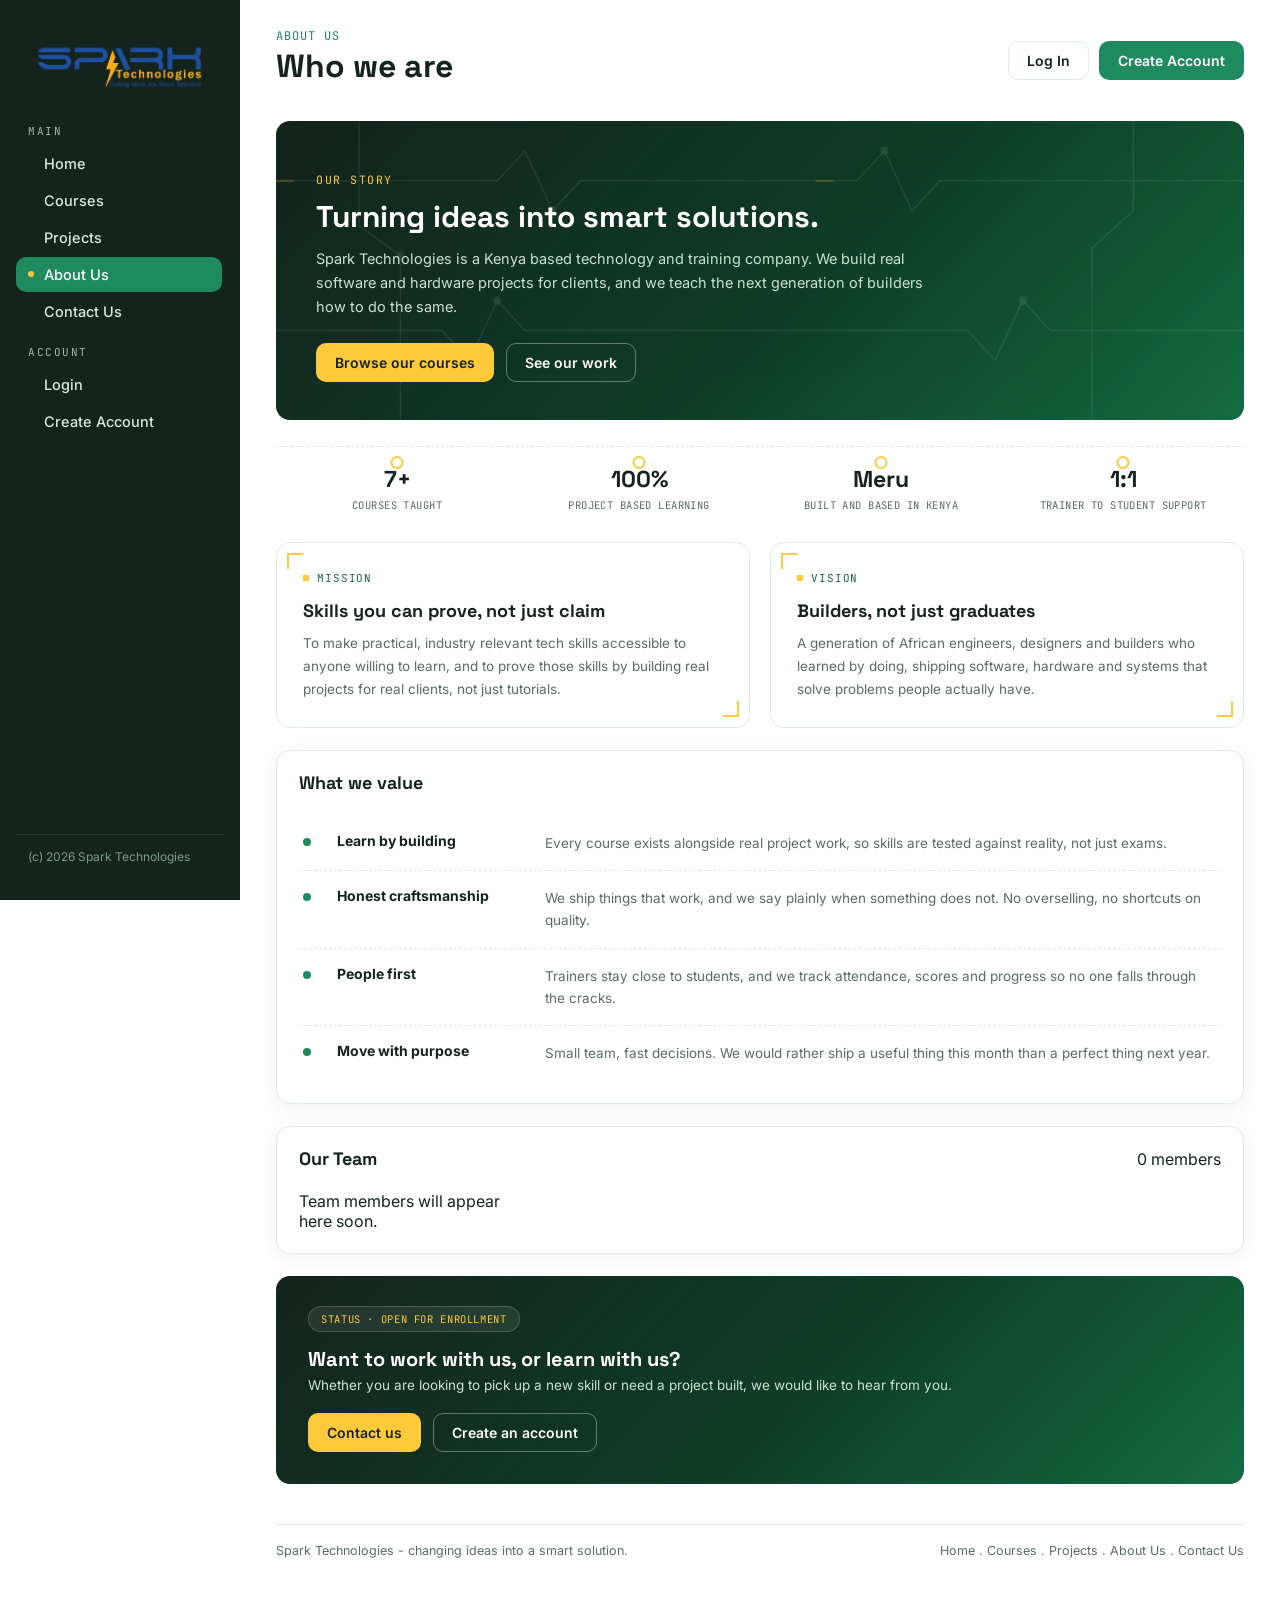
<file: about.html>
<!DOCTYPE html>
<html lang="en">
<head>
  <meta charset="UTF-8">
  <meta name="viewport" content="width=device-width, initial-scale=1.0">
  <title>About Us - Spark Technologies</title>
  <link rel="icon" href="assets/logo.png" type="image/png">
  <link rel="stylesheet" href="css/style.css">
  <link rel="stylesheet" href="css/shared.css">
  <link rel="stylesheet" href="css/about.css">
</head>
<body>

  <button class="sidebar-toggle" aria-label="Toggle menu">&#9776;</button>

  <div class="app-shell">

    <aside class="sidebar">
      <div class="sidebar__logo">
        <img src="assets/logo-sidebar.png" alt="Spark Technologies">
      </div>

      <nav>
        <span class="nav-label">MAIN</span>
        <a class="nav-link" href="index.html"><span class="dot"></span> Home</a>
        <a class="nav-link" href="courses.html"><span class="dot"></span> Courses</a>
        <a class="nav-link" href="projects.html"><span class="dot"></span> Projects</a>
        <a class="nav-link active" href="about.html"><span class="dot"></span> About Us</a>
        <a class="nav-link" href="contact.html"><span class="dot"></span> Contact Us</a>

        <span class="nav-label">ACCOUNT</span>
        <a class="nav-link" href="login.html"><span class="dot"></span> Login</a>
        <a class="nav-link" href="register.html"><span class="dot"></span> Create Account</a>
      </nav>

      <div class="sidebar__footer">(c) 2026 Spark Technologies</div>
    </aside>

    <main class="main">

      <div class="topbar">
        <div class="topbar__title">
          <p class="eyebrow">ABOUT US</p>
          <h1>Who we are</h1>
        </div>
        <div class="topbar__actions" id="topbar-actions">
          <a href="login.html" class="btn btn-ghost">Log In</a>
          <a href="register.html" class="btn btn-primary">Create Account</a>
        </div>
      </div>

      <section class="about-hero-panel reveal">
        <div class="about-hero-panel__pattern" aria-hidden="true">
          <svg viewBox="0 0 700 200" preserveAspectRatio="none">
            <path class="trace" d="M0 40 H160 L180 20 L200 60 L220 40 H420 L440 20 L460 60 L480 40 H700"/>
            <path class="trace" d="M0 140 H120 L140 160 L160 120 L180 140 H500 L520 160 L540 120 L560 140 H700"/>
            <path class="trace" d="M60 0 V70 L90 90 V200"/>
            <path class="trace" d="M620 0 V60 L590 85 V200"/>
            <circle class="node" cx="200" cy="60" r="3"/>
            <circle class="node" cx="440" cy="20" r="3"/>
            <circle class="node" cx="160" cy="120" r="3"/>
            <circle class="node" cx="540" cy="120" r="3"/>
            <circle class="node" cx="90" cy="90" r="3"/>
            <path class="pulse" d="M0 40 H160 L180 20 L200 60 L220 40 H420 L440 20 L460 60 L480 40 H700"/>
          </svg>
        </div>
        <div class="about-hero-panel__content">
          <p class="about-hero-eyebrow">OUR STORY</p>
          <h1>Turning ideas into smart solutions.</h1>
          <p class="about-hero-sub">Spark Technologies is a Kenya based technology and training company. We build real software and hardware projects for clients, and we teach the next generation of builders how to do the same.</p>
          <div class="about-hero-actions">
            <a href="courses.html" class="btn btn-spark">Browse our courses</a>
            <a href="projects.html" class="btn btn-ghost-dark">See our work</a>
          </div>
        </div>
      </section>

      <section class="spec-strip reveal" style="animation-delay:0.05s;">
        <div class="spec-item">
          <span class="spec-value">7+</span>
          <span class="spec-label">Courses taught</span>
        </div>
        <div class="spec-item">
          <span class="spec-value">100%</span>
          <span class="spec-label">Project based learning</span>
        </div>
        <div class="spec-item">
          <span class="spec-value">Meru</span>
          <span class="spec-label">Built and based in Kenya</span>
        </div>
        <div class="spec-item">
          <span class="spec-value">1:1</span>
          <span class="spec-label">Trainer to student support</span>
        </div>
      </section>

      <section class="about-modules">
        <div class="module-card reveal" style="animation-delay:0.1s;">
          <div class="module-tag"><span class="pad"></span> MISSION</div>
          <h3>Skills you can prove, not just claim</h3>
          <p>To make practical, industry relevant tech skills accessible to anyone willing to learn, and to prove those skills by building real projects for real clients, not just tutorials.</p>
        </div>
        <div class="module-card reveal" style="animation-delay:0.15s;">
          <div class="module-tag"><span class="pad"></span> VISION</div>
          <h3>Builders, not just graduates</h3>
          <p>A generation of African engineers, designers and builders who learned by doing, shipping software, hardware and systems that solve problems people actually have.</p>
        </div>
      </section>

      <section class="card panel value-panel reveal" style="animation-delay:0.2s;">
        <div class="section-title"><h2>What we value</h2></div>
        <div class="value-legend">

          <div class="value-row">
            <span class="node"></span>
            <span class="value-label">Learn by building</span>
            <span class="value-desc">Every course exists alongside real project work, so skills are tested against reality, not just exams.</span>
          </div>

          <div class="value-row">
            <span class="node"></span>
            <span class="value-label">Honest craftsmanship</span>
            <span class="value-desc">We ship things that work, and we say plainly when something does not. No overselling, no shortcuts on quality.</span>
          </div>

          <div class="value-row">
            <span class="node"></span>
            <span class="value-label">People first</span>
            <span class="value-desc">Trainers stay close to students, and we track attendance, scores and progress so no one falls through the cracks.</span>
          </div>

          <div class="value-row">
            <span class="node"></span>
            <span class="value-label">Move with purpose</span>
            <span class="value-desc">Small team, fast decisions. We would rather ship a useful thing this month than a perfect thing next year.</span>
          </div>

        </div>
      </section>

      <section class="card panel team-panel reveal" style="animation-delay:0.22s;">
        <div class="section-title">
          <h2>Our Team</h2>
          <span class="stat-trend" id="team-count">0 members</span>
        </div>
        <div class="team-grid" id="team-grid">
          <div class="empty-state">Loading team...</div>
        </div>

        <div class="team-admin-form-card" id="team-admin-form-card" style="display:none;">
          <div class="section-subhead" style="margin-top:22px;">Add a team member</div>
          <form class="team-add-form" id="admin-add-team-form">
            <input type="text" class="team-name-input" placeholder="Full name" required>
            <textarea class="team-role-input" placeholder="Role (one per line, e.g. Director, Spark Technologies)" rows="2"></textarea>
            <label class="team-file-label">Photo<input type="file" class="team-image-input" accept="image/*"></label>
            <button type="submit" class="btn btn-primary">Add team member</button>
          </form>
        </div>
      </section>

      <section class="about-cta reveal" style="animation-delay:0.3s;">
        <span class="about-cta__status">STATUS &middot; OPEN FOR ENROLLMENT</span>
        <div class="about-cta__row">
          <div class="about-cta__content">
            <h2>Want to work with us, or learn with us?</h2>
            <p>Whether you are looking to pick up a new skill or need a project built, we would like to hear from you.</p>
          </div>
          <div class="about-cta__actions">
            <a href="contact.html" class="btn btn-spark">Contact us</a>
            <a href="register.html" class="btn btn-ghost-dark">Create an account</a>
          </div>
        </div>
      </section>

      <div class="site-footer-note">
        <span>Spark Technologies - changing ideas into a smart solution.</span>
        <span>Home . Courses . Projects . About Us . Contact Us</span>
      </div>

    </main>
  </div>

  <script src="js/main.js"></script>
  <script src="js/config.js"></script>
  <script src="js/about.js"></script>
</body>
</html>
</file>
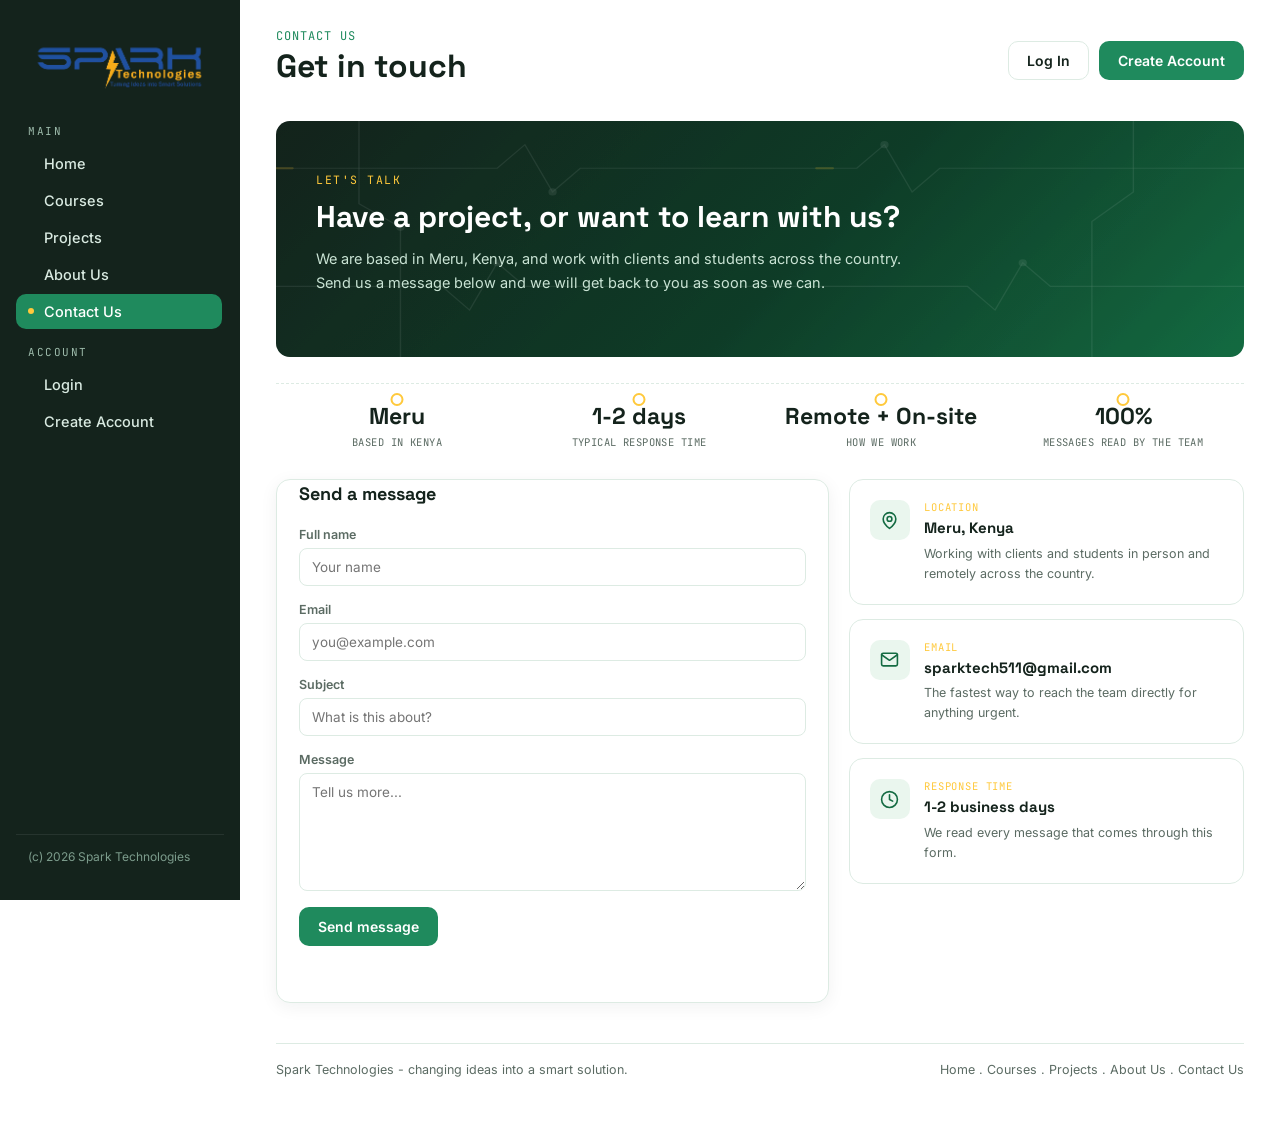
<file: contact.html>
<!DOCTYPE html>
<html lang="en">
<head>
  <meta charset="UTF-8">
  <meta name="viewport" content="width=device-width, initial-scale=1.0">
  <title>Contact Us - Spark Technologies</title>
  <link rel="icon" href="assets/logo.png" type="image/png">
  <link rel="stylesheet" href="css/style.css">
  <link rel="stylesheet" href="css/shared.css">
  <link rel="stylesheet" href="css/contact.css">
</head>
<body>

  <button class="sidebar-toggle" aria-label="Toggle menu">&#9776;</button>

  <div class="app-shell">

    <aside class="sidebar">
      <div class="sidebar__logo">
        <img src="assets/logo-sidebar.png" alt="Spark Technologies">
      </div>

      <nav>
        <span class="nav-label">MAIN</span>
        <a class="nav-link" href="index.html"><span class="dot"></span> Home</a>
        <a class="nav-link" href="courses.html"><span class="dot"></span> Courses</a>
        <a class="nav-link" href="projects.html"><span class="dot"></span> Projects</a>
        <a class="nav-link" href="about.html"><span class="dot"></span> About Us</a>
        <a class="nav-link active" href="contact.html"><span class="dot"></span> Contact Us</a>

        <span class="nav-label">ACCOUNT</span>
        <a class="nav-link" href="login.html"><span class="dot"></span> Login</a>
        <a class="nav-link" href="register.html"><span class="dot"></span> Create Account</a>
      </nav>

      <div class="sidebar__footer">(c) 2026 Spark Technologies</div>
    </aside>

    <main class="main">

      <div class="topbar">
        <div class="topbar__title">
          <p class="eyebrow">CONTACT US</p>
          <h1>Get in touch</h1>
        </div>
        <div class="topbar__actions" id="topbar-actions">
          <a href="login.html" class="btn btn-ghost">Log In</a>
          <a href="register.html" class="btn btn-primary">Create Account</a>
        </div>
      </div>

      <section class="about-hero-panel reveal">
        <div class="about-hero-panel__pattern" aria-hidden="true">
          <svg viewBox="0 0 700 200" preserveAspectRatio="none">
            <path class="trace" d="M0 40 H160 L180 20 L200 60 L220 40 H420 L440 20 L460 60 L480 40 H700"/>
            <path class="trace" d="M0 140 H120 L140 160 L160 120 L180 140 H500 L520 160 L540 120 L560 140 H700"/>
            <path class="trace" d="M60 0 V70 L90 90 V200"/>
            <path class="trace" d="M620 0 V60 L590 85 V200"/>
            <circle class="node" cx="200" cy="60" r="3"/>
            <circle class="node" cx="440" cy="20" r="3"/>
            <circle class="node" cx="160" cy="120" r="3"/>
            <circle class="node" cx="540" cy="120" r="3"/>
            <circle class="node" cx="90" cy="90" r="3"/>
            <path class="pulse" d="M0 40 H160 L180 20 L200 60 L220 40 H420 L440 20 L460 60 L480 40 H700"/>
          </svg>
        </div>
        <div class="about-hero-panel__content">
          <p class="about-hero-eyebrow">LET'S TALK</p>
          <h1>Have a project, or want to learn with us?</h1>
          <p class="about-hero-sub">We are based in Meru, Kenya, and work with clients and students across the country. Send us a message below and we will get back to you as soon as we can.</p>
        </div>
      </section>

      <section class="spec-strip reveal" style="animation-delay:0.05s;">
        <div class="spec-item">
          <span class="spec-value">Meru</span>
          <span class="spec-label">Based in Kenya</span>
        </div>
        <div class="spec-item">
          <span class="spec-value">1-2 days</span>
          <span class="spec-label">Typical response time</span>
        </div>
        <div class="spec-item">
          <span class="spec-value">Remote + On-site</span>
          <span class="spec-label">How we work</span>
        </div>
        <div class="spec-item">
          <span class="spec-value">100%</span>
          <span class="spec-label">Messages read by the team</span>
        </div>
      </section>

      <section class="contact-layout">

        <section class="card panel contact-form-panel reveal" style="animation-delay:0.1s;">
          <div class="section-title"><h2>Send a message</h2></div>
          <form class="contact-form" id="contact-form">
            <label>Full name
              <input type="text" class="contact-name-input" placeholder="Your name" required>
            </label>
            <label>Email
              <input type="email" class="contact-email-input" placeholder="you@example.com" required>
            </label>
            <label>Subject
              <input type="text" class="contact-subject-input" placeholder="What is this about?">
            </label>
            <label>Message
              <textarea class="contact-message-input" rows="6" placeholder="Tell us more..." required></textarea>
            </label>
            <button type="submit" class="btn btn-primary">Send message</button>
            <div class="contact-form-status" id="contact-form-status"></div>
          </form>
        </section>

        <aside class="contact-info-col reveal" style="animation-delay:0.15s;">

          <div class="info-card">
            <div class="info-card__icon">
              <svg viewBox="0 0 24 24" fill="none" stroke="currentColor" stroke-width="2" stroke-linecap="round" stroke-linejoin="round"><path d="M20 10c0 6-8 12-8 12s-8-6-8-12a8 8 0 0 1 16 0Z"/><circle cx="12" cy="10" r="3"/></svg>
            </div>
            <div class="info-card__body">
              <span class="info-card__label">LOCATION</span>
              <h3>Meru, Kenya</h3>
              <p>Working with clients and students in person and remotely across the country.</p>
            </div>
          </div>

          <div class="info-card">
            <div class="info-card__icon">
              <svg viewBox="0 0 24 24" fill="none" stroke="currentColor" stroke-width="2" stroke-linecap="round" stroke-linejoin="round"><rect x="2" y="4" width="20" height="16" rx="2"/><path d="m22 6-10 7L2 6"/></svg>
            </div>
            <div class="info-card__body">
              <span class="info-card__label">EMAIL</span>
              <h3>sparktech511@gmail.com</h3>
              <p>The fastest way to reach the team directly for anything urgent.</p>
            </div>
          </div>

          <div class="info-card">
            <div class="info-card__icon">
              <svg viewBox="0 0 24 24" fill="none" stroke="currentColor" stroke-width="2" stroke-linecap="round" stroke-linejoin="round"><circle cx="12" cy="12" r="10"/><path d="M12 6v6l4 2"/></svg>
            </div>
            <div class="info-card__body">
              <span class="info-card__label">RESPONSE TIME</span>
              <h3>1-2 business days</h3>
              <p>We read every message that comes through this form.</p>
            </div>
          </div>

        </aside>

      </section>

      <section class="card panel admin-messages-panel reveal" id="admin-messages-panel" style="display:none; animation-delay:0.2s;">
        <div class="section-title">
          <h2>Inbox</h2>
          <span class="stat-trend" id="messages-count">0 messages</span>
        </div>
        <div class="admin-messages-list" id="admin-messages-list">
          <div class="empty-state">Loading messages...</div>
        </div>
      </section>

      <div class="site-footer-note">
        <span>Spark Technologies - changing ideas into a smart solution.</span>
        <span>Home . Courses . Projects . About Us . Contact Us</span>
      </div>

    </main>
  </div>

  <script src="js/main.js"></script>
  <script src="js/config.js"></script>
  <script src="js/contact.js"></script>
</body>
</html>
</file>
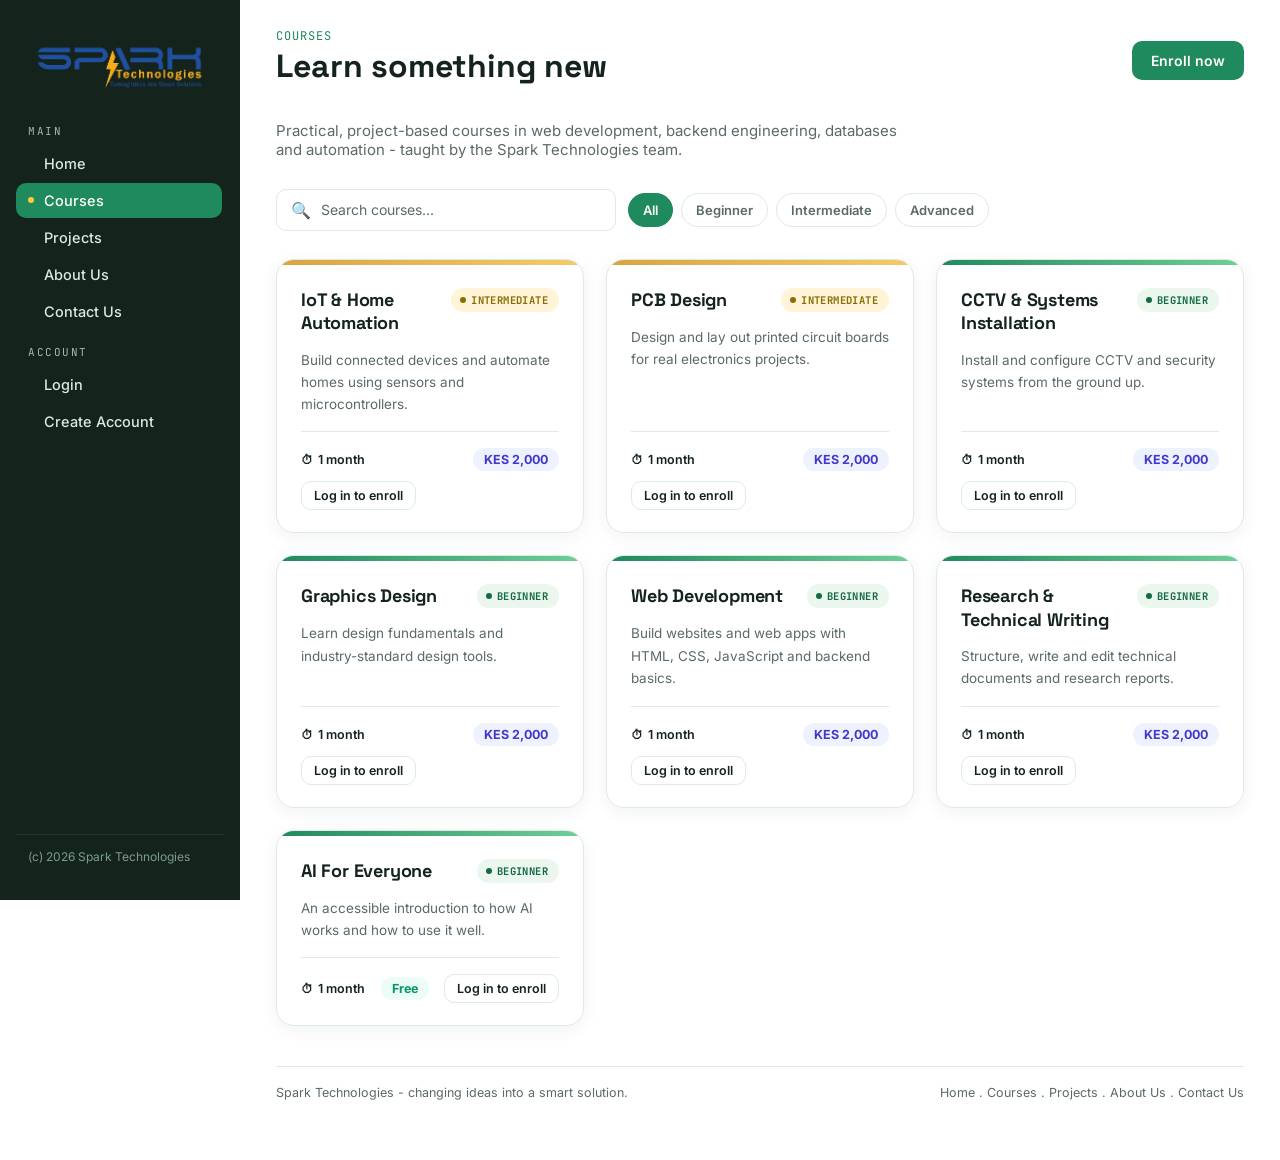
<file: courses.html>
<!DOCTYPE html>
<html lang="en">
<head>
  <meta charset="UTF-8">
  <meta name="viewport" content="width=device-width, initial-scale=1.0">
  <title>Courses - Spark Technologies</title>
  <link rel="icon" href="assets/logo.png" type="image/png">
  <link rel="stylesheet" href="css/style.css">
  <link rel="stylesheet" href="css/courses.css">
</head>
<body>

  <button class="sidebar-toggle" aria-label="Toggle menu">&#9776;</button>

  <div class="app-shell">

    <aside class="sidebar">
      <div class="sidebar__logo">
        <img src="assets/logo-sidebar.png" alt="Spark Technologies">
      </div>

      <nav>
        <span class="nav-label">MAIN</span>
        <a class="nav-link" href="index.html"><span class="dot"></span> Home</a>
        <a class="nav-link" href="courses.html"><span class="dot"></span> Courses</a>
        <a class="nav-link" href="projects.html"><span class="dot"></span> Projects</a>
        <a class="nav-link" href="about.html"><span class="dot"></span> About Us</a>
        <a class="nav-link" href="contact.html"><span class="dot"></span> Contact Us</a>

        <span class="nav-label">ACCOUNT</span>
        <a class="nav-link" href="login.html"><span class="dot"></span> Login</a>
        <a class="nav-link" href="register.html"><span class="dot"></span> Create Account</a>
      </nav>

      <div class="sidebar__footer">(c) 2026 Spark Technologies</div>
    </aside>

    <main class="main">

      <div class="topbar">
        <div class="topbar__title">
          <p class="eyebrow">COURSES</p>
          <h1>Learn something new</h1>
        </div>
        <div class="topbar__actions">
          <a href="register.html" class="btn btn-primary">Enroll now</a>
        </div>
      </div>

      <div class="page-header">
        <p class="lead">Practical, project-based courses in web development, backend engineering, databases and automation - taught by the Spark Technologies team.</p>
      </div>

      <div class="filter-bar">
        <div class="search-box">
          <span>&#128269;</span>
          <input type="text" id="course-search" placeholder="Search courses...">
        </div>
        <div class="level-filters">
          <button type="button" class="chip active" data-level="All">All</button>
          <button type="button" class="chip" data-level="Beginner">Beginner</button>
          <button type="button" class="chip" data-level="Intermediate">Intermediate</button>
          <button type="button" class="chip" data-level="Advanced">Advanced</button>
        </div>
      </div>

      <section class="course-grid" id="course-grid">
        <div class="skeleton"></div>
        <div class="skeleton"></div>
        <div class="skeleton"></div>
      </section>

      <div class="site-footer-note">
        <span>Spark Technologies - changing ideas into a smart solution.</span>
        <span>Home . Courses . Projects . About Us . Contact Us</span>
      </div>

    </main>
  </div>

  <script src="js/main.js"></script>
  <script src="js/config.js"></script>
  <script src="js/courses.js"></script>
</body>
</html>
</file>
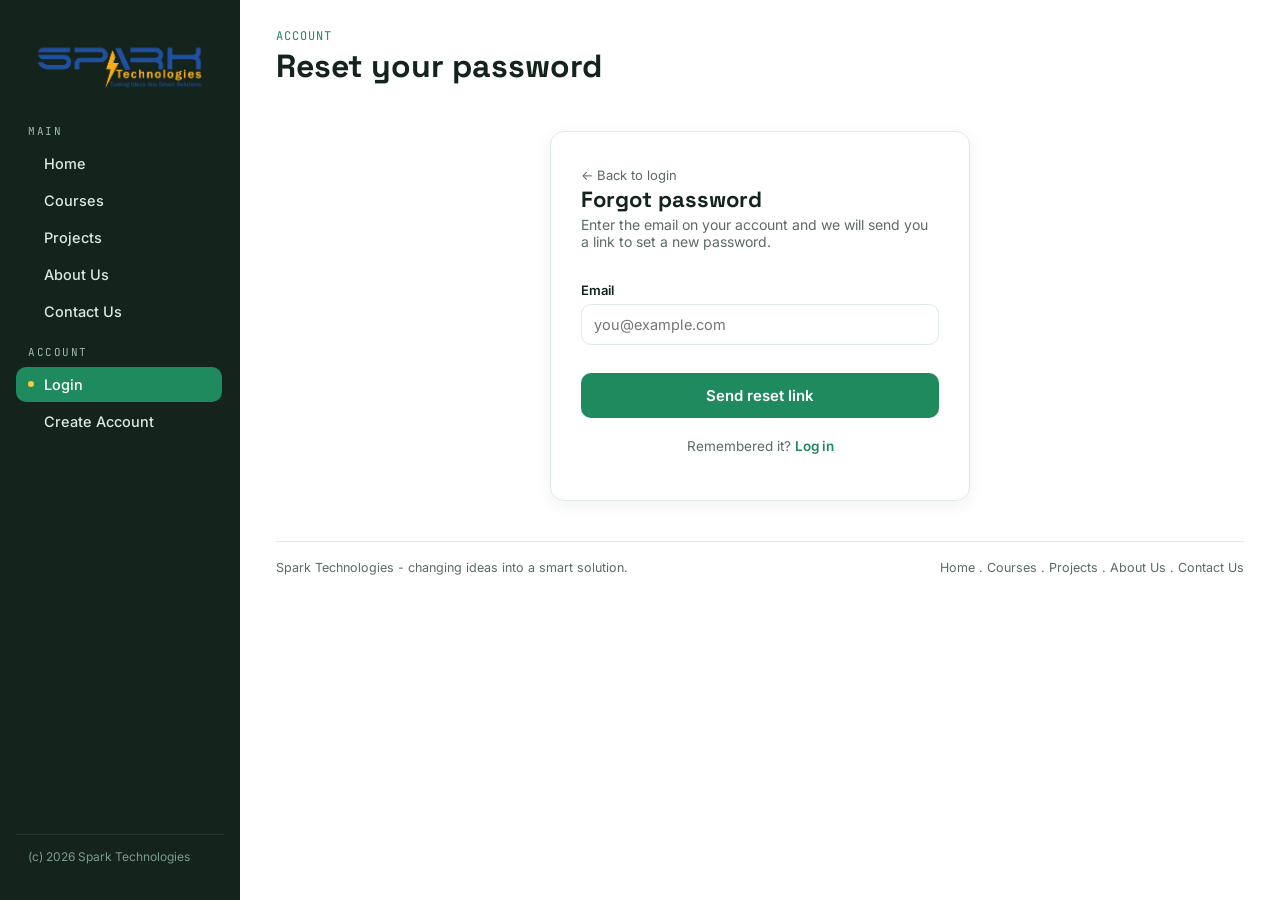
<file: forgot-password.html>
<!DOCTYPE html>
<html lang="en">
<head>
  <meta charset="UTF-8">
  <meta name="viewport" content="width=device-width, initial-scale=1.0">
  <title>Forgot Password - Spark Technologies</title>
  <link rel="icon" href="assets/logo.png" type="image/png">
  <link rel="stylesheet" href="css/style.css">
  <link rel="stylesheet" href="css/auth.css">
</head>
<body>

  <button class="sidebar-toggle" aria-label="Toggle menu">&#9776;</button>

  <div class="app-shell">

    <aside class="sidebar">
      <div class="sidebar__logo">
        <img src="assets/logo-sidebar.png" alt="Spark Technologies">
      </div>

      <nav>
        <span class="nav-label">MAIN</span>
        <a class="nav-link" href="index.html"><span class="dot"></span> Home</a>
        <a class="nav-link" href="courses.html"><span class="dot"></span> Courses</a>
        <a class="nav-link" href="projects.html"><span class="dot"></span> Projects</a>
        <a class="nav-link" href="about.html"><span class="dot"></span> About Us</a>
        <a class="nav-link" href="contact.html"><span class="dot"></span> Contact Us</a>

        <span class="nav-label">ACCOUNT</span>
        <a class="nav-link active" href="login.html"><span class="dot"></span> Login</a>
        <a class="nav-link" href="register.html"><span class="dot"></span> Create Account</a>
      </nav>

      <div class="sidebar__footer">(c) 2026 Spark Technologies</div>
    </aside>

    <main class="main">

      <div class="topbar">
        <div class="topbar__title">
          <p class="eyebrow">ACCOUNT</p>
          <h1>Reset your password</h1>
        </div>
      </div>

      <div class="auth-wrap">
        <div class="card auth-card">
          <a href="login.html" class="auth-back-link">&larr; Back to login</a>
          <h2>Forgot password</h2>
          <p class="auth-sub">Enter the email on your account and we will send you a link to set a new password.</p>

          <div class="auth-message" id="auth-message"></div>

          <form id="forgot-password-form" novalidate>
            <label for="forgot-email">Email</label>
            <input type="email" id="forgot-email" name="email" placeholder="you@example.com" required>

            <button type="submit" class="btn btn-primary auth-submit" id="forgot-submit">Send reset link</button>
          </form>

          <p class="auth-switch">Remembered it? <a href="login.html">Log in</a></p>
        </div>
      </div>

      <div class="site-footer-note">
        <span>Spark Technologies - changing ideas into a smart solution.</span>
        <span>Home . Courses . Projects . About Us . Contact Us</span>
      </div>

    </main>
  </div>

  <script src="js/main.js"></script>
  <script src="js/config.js"></script>
  <script src="js/auth.js"></script>
</body>
</html>
</file>
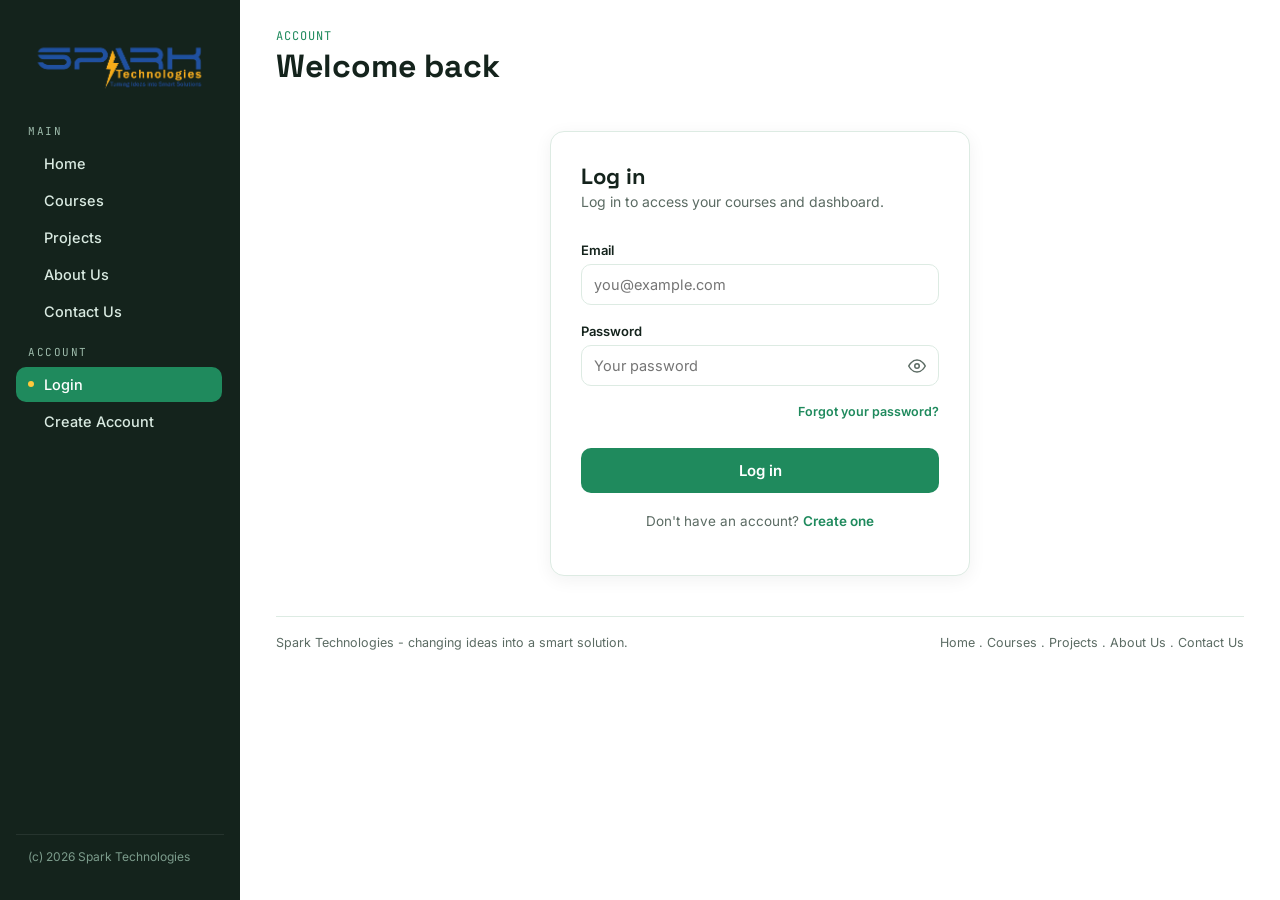
<file: login.html>
<!DOCTYPE html>
<html lang="en">
<head>
  <meta charset="UTF-8">
  <meta name="viewport" content="width=device-width, initial-scale=1.0">
  <title>Login - Spark Technologies</title>
  <link rel="icon" href="assets/logo.png" type="image/png">
  <link rel="stylesheet" href="css/style.css">
  <link rel="stylesheet" href="css/auth.css">
</head>
<body>

  <button class="sidebar-toggle" aria-label="Toggle menu">&#9776;</button>

  <div class="app-shell">

    <aside class="sidebar">
      <div class="sidebar__logo">
        <img src="assets/logo-sidebar.png" alt="Spark Technologies">
      </div>

      <nav>
        <span class="nav-label">MAIN</span>
        <a class="nav-link" href="index.html"><span class="dot"></span> Home</a>
        <a class="nav-link" href="courses.html"><span class="dot"></span> Courses</a>
        <a class="nav-link" href="projects.html"><span class="dot"></span> Projects</a>
        <a class="nav-link" href="about.html"><span class="dot"></span> About Us</a>
        <a class="nav-link" href="contact.html"><span class="dot"></span> Contact Us</a>

        <span class="nav-label">ACCOUNT</span>
        <a class="nav-link" href="login.html"><span class="dot"></span> Login</a>
        <a class="nav-link" href="register.html"><span class="dot"></span> Create Account</a>
      </nav>

      <div class="sidebar__footer">(c) 2026 Spark Technologies</div>
    </aside>

    <main class="main">

      <div class="topbar">
        <div class="topbar__title">
          <p class="eyebrow">ACCOUNT</p>
          <h1>Welcome back</h1>
        </div>
      </div>

      <div class="auth-wrap">
        <div class="card auth-card">
          <h2>Log in</h2>
          <p class="auth-sub">Log in to access your courses and dashboard.</p>

          <div class="auth-message" id="auth-message"></div>

          <form id="login-form" novalidate>
            <label for="email">Email</label>
            <input type="email" id="email" name="email" placeholder="you@example.com" required>

            <label for="password">Password</label>
            <div class="password-field">
              <input type="password" id="password" name="password" placeholder="Your password" required>
              <button type="button" class="password-toggle-btn" data-target="password" aria-label="Show password">
                <svg class="icon-eye" viewBox="0 0 24 24" fill="none" stroke="currentColor" stroke-width="2" stroke-linecap="round" stroke-linejoin="round"><path d="M1 12s4-8 11-8 11 8 11 8-4 8-11 8-11-8-11-8Z"/><circle cx="12" cy="12" r="3"/></svg>
                <svg class="icon-eye-off" style="display:none;" viewBox="0 0 24 24" fill="none" stroke="currentColor" stroke-width="2" stroke-linecap="round" stroke-linejoin="round"><path d="M9.88 9.88a3 3 0 1 0 4.24 4.24"/><path d="M10.73 5.08A10.43 10.43 0 0 1 12 5c7 0 11 8 11 8a17.7 17.7 0 0 1-2.27 3.2M6.61 6.61A17.5 17.5 0 0 0 1 12s4 8 11 8a9.9 9.9 0 0 0 5.39-1.61"/><path d="M1 1l22 22"/></svg>
              </button>
            </div>

            <p class="auth-forgot"><a href="forgot-password.html">Forgot your password?</a></p>

            <button type="submit" class="btn btn-primary auth-submit" id="login-submit">Log in</button>
          </form>

          <p class="auth-switch">Don't have an account? <a href="register.html">Create one</a></p>
        </div>
      </div>

      <div class="site-footer-note">
        <span>Spark Technologies - changing ideas into a smart solution.</span>
        <span>Home . Courses . Projects . About Us . Contact Us</span>
      </div>

    </main>
  </div>

  <script src="js/main.js"></script>
  <script src="js/config.js"></script>
  <script src="js/auth.js"></script>
</body>
</html>
</file>
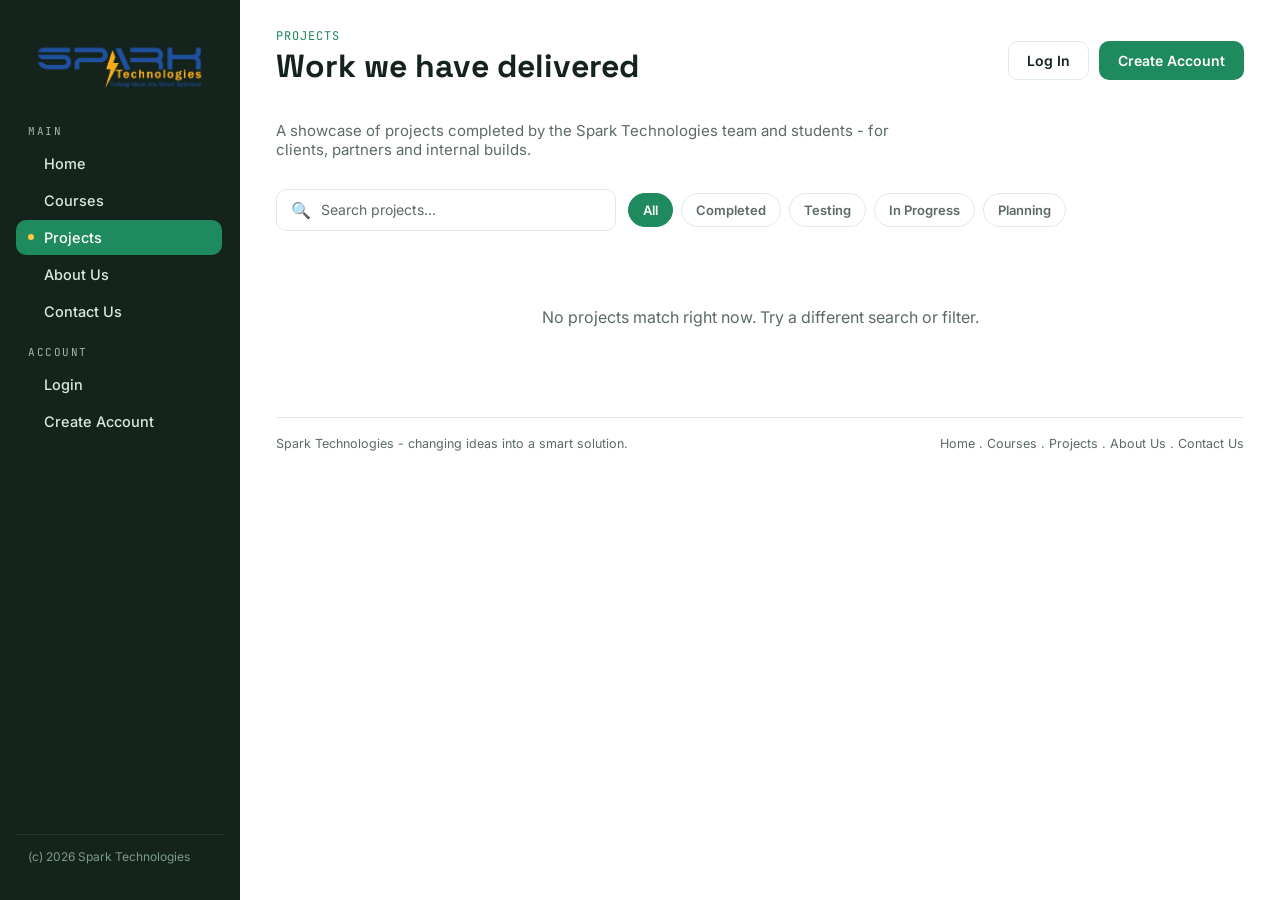
<file: projects.html>
<!DOCTYPE html>
<html lang="en">
<head>
  <meta charset="UTF-8">
  <meta name="viewport" content="width=device-width, initial-scale=1.0">
  <title>Projects - Spark Technologies</title>
  <link rel="icon" href="assets/logo.png" type="image/png">
  <link rel="stylesheet" href="css/style.css">
  <link rel="stylesheet" href="css/projects.css">
</head>
<body>
  <button class="sidebar-toggle" aria-label="Toggle menu">&#9776;</button>
  <div class="app-shell">
    <aside class="sidebar">
      <div class="sidebar__logo">
        <img src="assets/logo-sidebar.png" alt="Spark Technologies">
      </div>
      <nav>
        <span class="nav-label">MAIN</span>
        <a class="nav-link" href="index.html"><span class="dot"></span> Home</a>
        <a class="nav-link" href="courses.html"><span class="dot"></span> Courses</a>
        <a class="nav-link" href="projects.html"><span class="dot"></span> Projects</a>
        <a class="nav-link" href="about.html"><span class="dot"></span> About Us</a>
        <a class="nav-link" href="contact.html"><span class="dot"></span> Contact Us</a>
        <span class="nav-label">ACCOUNT</span>
        <a class="nav-link" href="login.html"><span class="dot"></span> Login</a>
        <a class="nav-link" href="register.html"><span class="dot"></span> Create Account</a>
      </nav>
      <div class="sidebar__footer">(c) 2026 Spark Technologies</div>
    </aside>
    <main class="main">
      <div class="topbar">
        <div class="topbar__title">
          <p class="eyebrow">PROJECTS</p>
          <h1>Work we have delivered</h1>
        </div>
        <div class="topbar__actions" id="topbar-actions"></div>
      </div>

      <div class="page-header">
        <p class="lead">A showcase of projects completed by the Spark Technologies team and students - for clients, partners and internal builds.</p>
      </div>

      <section class="card admin-project-form-card" id="admin-project-form-card" style="display:none;">
        <div class="section-title">
          <h2>Post a Project</h2>
        </div>
        <form class="project-add-form" id="admin-add-project-form">
          <input type="text" class="project-title-input" placeholder="Project title" required>
          <input type="text" class="project-client-input" placeholder="Client name (optional)">
          <select class="project-status-select" required>
            <option value="planning">Planning</option>
            <option value="in_progress">In Progress</option>
            <option value="testing">Testing</option>
            <option value="completed" selected>Completed</option>
          </select>
          <input type="date" class="project-date-input" placeholder="Completion date">
          <input type="text" class="project-tags-input" placeholder="Tags, comma separated (e.g. Node.js, MySQL, IoT)">
          <textarea class="project-summary-input" placeholder="Short summary of the project" rows="3"></textarea>
          <label class="project-file-label">
            Project image (optional)
            <input type="file" class="project-image-input" accept="image/*">
          </label>
          <button type="submit" class="btn btn-primary">Post project</button>
        </form>
      </section>

      <div class="filter-bar">
        <div class="search-box">
          <span>&#128269;</span>
          <input type="text" id="project-search" placeholder="Search projects...">
        </div>
        <div class="level-filters">
          <button type="button" class="chip active" data-status="All">All</button>
          <button type="button" class="chip" data-status="completed">Completed</button>
          <button type="button" class="chip" data-status="testing">Testing</button>
          <button type="button" class="chip" data-status="in_progress">In Progress</button>
          <button type="button" class="chip" data-status="planning">Planning</button>
        </div>
      </div>

      <section class="project-grid" id="project-grid">
        <div class="skeleton"></div>
        <div class="skeleton"></div>
        <div class="skeleton"></div>
      </section>

      <div class="site-footer-note">
        <span>Spark Technologies - changing ideas into a smart solution.</span>
        <span>Home . Courses . Projects . About Us . Contact Us</span>
      </div>
    </main>
  </div>
  <script src="js/main.js"></script>
  <script src="js/config.js"></script>
  <script src="js/projects.js"></script>
</body>
</html>
</file>
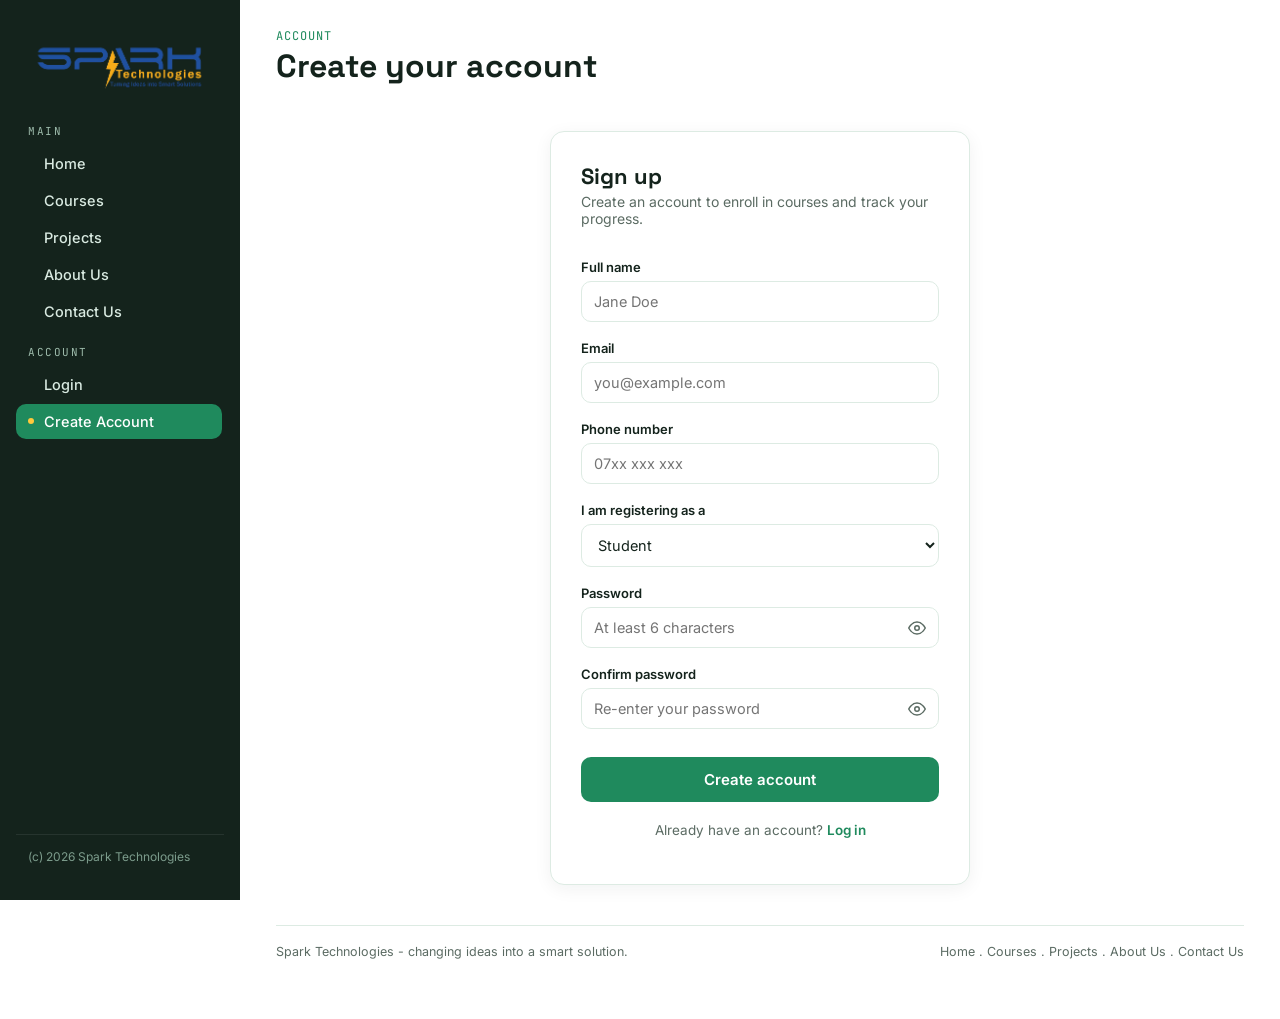
<file: register.html>
<!DOCTYPE html>
<html lang="en">
<head>
  <meta charset="UTF-8">
  <meta name="viewport" content="width=device-width, initial-scale=1.0">
  <title>Create Account - Spark Technologies</title>
  <link rel="icon" href="assets/logo.png" type="image/png">
  <link rel="stylesheet" href="css/style.css">
  <link rel="stylesheet" href="css/auth.css">
</head>
<body>

  <button class="sidebar-toggle" aria-label="Toggle menu">&#9776;</button>

  <div class="app-shell">

    <aside class="sidebar">
      <div class="sidebar__logo">
        <img src="assets/logo-sidebar.png" alt="Spark Technologies">
      </div>

      <nav>
        <span class="nav-label">MAIN</span>
        <a class="nav-link" href="index.html"><span class="dot"></span> Home</a>
        <a class="nav-link" href="courses.html"><span class="dot"></span> Courses</a>
        <a class="nav-link" href="projects.html"><span class="dot"></span> Projects</a>
        <a class="nav-link" href="about.html"><span class="dot"></span> About Us</a>
        <a class="nav-link" href="contact.html"><span class="dot"></span> Contact Us</a>

        <span class="nav-label">ACCOUNT</span>
        <a class="nav-link" href="login.html"><span class="dot"></span> Login</a>
        <a class="nav-link" href="register.html"><span class="dot"></span> Create Account</a>
      </nav>

      <div class="sidebar__footer">(c) 2026 Spark Technologies</div>
    </aside>

    <main class="main">

      <div class="topbar">
        <div class="topbar__title">
          <p class="eyebrow">ACCOUNT</p>
          <h1>Create your account</h1>
        </div>
      </div>

      <div class="auth-wrap">
        <div class="card auth-card">
          <h2>Sign up</h2>
          <p class="auth-sub">Create an account to enroll in courses and track your progress.</p>

          <div class="auth-message" id="auth-message"></div>

          <form id="register-form" novalidate>
            <label for="full_name">Full name</label>
            <input type="text" id="full_name" name="full_name" placeholder="Jane Doe" required>

            <label for="email">Email</label>
            <input type="email" id="email" name="email" placeholder="you@example.com" required>

            <label for="phone">Phone number</label>
            <input type="tel" id="phone" name="phone" placeholder="07xx xxx xxx" required>

            <label for="role">I am registering as a</label>
            <select id="role" name="role" required>
              <option value="student">Student</option>
              <option value="trainer">Trainer</option>
            </select>

            <div id="trainer-code-wrap" style="display:none;">
              <label for="trainer_code">Trainer invite code</label>
              <input type="text" id="trainer_code" name="trainer_code" placeholder="Enter your trainer code">
            </div>

            <label for="password">Password</label>
            <div class="password-field">
              <input type="password" id="password" name="password" placeholder="At least 6 characters" required minlength="6">
              <button type="button" class="password-toggle-btn" data-target="password" aria-label="Show password">
                <svg class="icon-eye" viewBox="0 0 24 24" fill="none" stroke="currentColor" stroke-width="2" stroke-linecap="round" stroke-linejoin="round"><path d="M1 12s4-8 11-8 11 8 11 8-4 8-11 8-11-8-11-8Z"/><circle cx="12" cy="12" r="3"/></svg>
                <svg class="icon-eye-off" style="display:none;" viewBox="0 0 24 24" fill="none" stroke="currentColor" stroke-width="2" stroke-linecap="round" stroke-linejoin="round"><path d="M9.88 9.88a3 3 0 1 0 4.24 4.24"/><path d="M10.73 5.08A10.43 10.43 0 0 1 12 5c7 0 11 8 11 8a17.7 17.7 0 0 1-2.27 3.2M6.61 6.61A17.5 17.5 0 0 0 1 12s4 8 11 8a9.9 9.9 0 0 0 5.39-1.61"/><path d="M1 1l22 22"/></svg>
              </button>
            </div>

            <label for="confirm_password">Confirm password</label>
            <div class="password-field">
              <input type="password" id="confirm_password" name="confirm_password" placeholder="Re-enter your password" required minlength="6">
              <button type="button" class="password-toggle-btn" data-target="confirm_password" aria-label="Show password">
                <svg class="icon-eye" viewBox="0 0 24 24" fill="none" stroke="currentColor" stroke-width="2" stroke-linecap="round" stroke-linejoin="round"><path d="M1 12s4-8 11-8 11 8 11 8-4 8-11 8-11-8-11-8Z"/><circle cx="12" cy="12" r="3"/></svg>
                <svg class="icon-eye-off" style="display:none;" viewBox="0 0 24 24" fill="none" stroke="currentColor" stroke-width="2" stroke-linecap="round" stroke-linejoin="round"><path d="M9.88 9.88a3 3 0 1 0 4.24 4.24"/><path d="M10.73 5.08A10.43 10.43 0 0 1 12 5c7 0 11 8 11 8a17.7 17.7 0 0 1-2.27 3.2M6.61 6.61A17.5 17.5 0 0 0 1 12s4 8 11 8a9.9 9.9 0 0 0 5.39-1.61"/><path d="M1 1l22 22"/></svg>
              </button>
            </div>

            <button type="submit" class="btn btn-primary auth-submit" id="register-submit">Create account</button>
          </form>

          <p class="auth-switch">Already have an account? <a href="login.html">Log in</a></p>
        </div>
      </div>

      <div class="site-footer-note">
        <span>Spark Technologies - changing ideas into a smart solution.</span>
        <span>Home . Courses . Projects . About Us . Contact Us</span>
      </div>

    </main>
  </div>

  <script src="js/main.js"></script>
  <script src="js/config.js"></script>
  <script src="js/auth.js"></script>
</body>
</html>
</file>
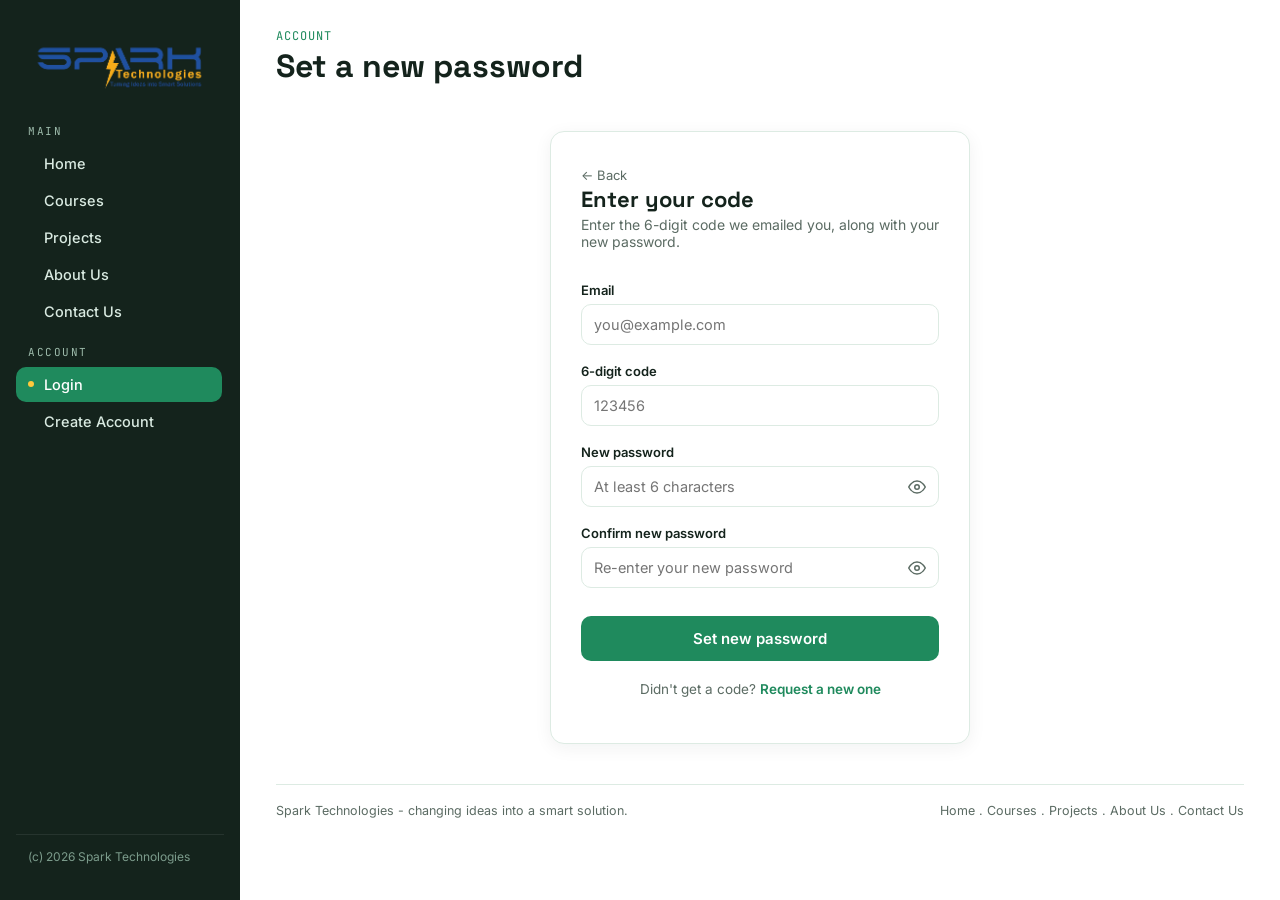
<file: reset-password.html>
<!DOCTYPE html>
<html lang="en">
<head>
  <meta charset="UTF-8">
  <meta name="viewport" content="width=device-width, initial-scale=1.0">
  <title>Reset Password - Spark Technologies</title>
  <link rel="icon" href="assets/logo.png" type="image/png">
  <link rel="stylesheet" href="css/style.css">
  <link rel="stylesheet" href="css/auth.css">
</head>
<body>

  <button class="sidebar-toggle" aria-label="Toggle menu">&#9776;</button>

  <div class="app-shell">

    <aside class="sidebar">
      <div class="sidebar__logo">
        <img src="assets/logo-sidebar.png" alt="Spark Technologies">
      </div>

      <nav>
        <span class="nav-label">MAIN</span>
        <a class="nav-link" href="index.html"><span class="dot"></span> Home</a>
        <a class="nav-link" href="courses.html"><span class="dot"></span> Courses</a>
        <a class="nav-link" href="projects.html"><span class="dot"></span> Projects</a>
        <a class="nav-link" href="about.html"><span class="dot"></span> About Us</a>
        <a class="nav-link" href="contact.html"><span class="dot"></span> Contact Us</a>

        <span class="nav-label">ACCOUNT</span>
        <a class="nav-link active" href="login.html"><span class="dot"></span> Login</a>
        <a class="nav-link" href="register.html"><span class="dot"></span> Create Account</a>
      </nav>

      <div class="sidebar__footer">(c) 2026 Spark Technologies</div>
    </aside>

    <main class="main">

      <div class="topbar">
        <div class="topbar__title">
          <p class="eyebrow">ACCOUNT</p>
          <h1>Set a new password</h1>
        </div>
      </div>

      <div class="auth-wrap">
        <div class="card auth-card">
          <a href="forgot-password.html" class="auth-back-link">&larr; Back</a>
          <h2>Enter your code</h2>
          <p class="auth-sub">Enter the 6-digit code we emailed you, along with your new password.</p>

          <div class="auth-message" id="auth-message"></div>

          <form id="reset-password-form" novalidate>
            <label for="reset-email">Email</label>
            <input type="email" id="reset-email" name="email" placeholder="you@example.com" required>

            <label for="reset-code">6-digit code</label>
            <input type="text" id="reset-code" name="code" placeholder="123456" inputmode="numeric" pattern="[0-9]{6}" maxlength="6" required>

            <label for="new_password">New password</label>
            <div class="password-field">
              <input type="password" id="new_password" name="new_password" placeholder="At least 6 characters" required minlength="6">
              <button type="button" class="password-toggle-btn" data-target="new_password" aria-label="Show password">
                <svg class="icon-eye" viewBox="0 0 24 24" fill="none" stroke="currentColor" stroke-width="2" stroke-linecap="round" stroke-linejoin="round"><path d="M1 12s4-8 11-8 11 8 11 8-4 8-11 8-11-8-11-8Z"/><circle cx="12" cy="12" r="3"/></svg>
                <svg class="icon-eye-off" style="display:none;" viewBox="0 0 24 24" fill="none" stroke="currentColor" stroke-width="2" stroke-linecap="round" stroke-linejoin="round"><path d="M9.88 9.88a3 3 0 1 0 4.24 4.24"/><path d="M10.73 5.08A10.43 10.43 0 0 1 12 5c7 0 11 8 11 8a17.7 17.7 0 0 1-2.27 3.2M6.61 6.61A17.5 17.5 0 0 0 1 12s4 8 11 8a9.9 9.9 0 0 0 5.39-1.61"/><path d="M1 1l22 22"/></svg>
              </button>
            </div>

            <label for="confirm_new_password">Confirm new password</label>
            <div class="password-field">
              <input type="password" id="confirm_new_password" name="confirm_new_password" placeholder="Re-enter your new password" required minlength="6">
              <button type="button" class="password-toggle-btn" data-target="confirm_new_password" aria-label="Show password">
                <svg class="icon-eye" viewBox="0 0 24 24" fill="none" stroke="currentColor" stroke-width="2" stroke-linecap="round" stroke-linejoin="round"><path d="M1 12s4-8 11-8 11 8 11 8-4 8-11 8-11-8-11-8Z"/><circle cx="12" cy="12" r="3"/></svg>
                <svg class="icon-eye-off" style="display:none;" viewBox="0 0 24 24" fill="none" stroke="currentColor" stroke-width="2" stroke-linecap="round" stroke-linejoin="round"><path d="M9.88 9.88a3 3 0 1 0 4.24 4.24"/><path d="M10.73 5.08A10.43 10.43 0 0 1 12 5c7 0 11 8 11 8a17.7 17.7 0 0 1-2.27 3.2M6.61 6.61A17.5 17.5 0 0 0 1 12s4 8 11 8a9.9 9.9 0 0 0 5.39-1.61"/><path d="M1 1l22 22"/></svg>
              </button>
            </div>

            <button type="submit" class="btn btn-primary auth-submit" id="reset-submit">Set new password</button>
          </form>

          <p class="auth-switch">Didn't get a code? <a href="forgot-password.html">Request a new one</a></p>
        </div>
      </div>

      <div class="site-footer-note">
        <span>Spark Technologies - changing ideas into a smart solution.</span>
        <span>Home . Courses . Projects . About Us . Contact Us</span>
      </div>

    </main>
  </div>

  <script src="js/main.js"></script>
  <script src="js/config.js"></script>
  <script src="js/auth.js"></script>
</body>
</html>
</file>
<file: css/style.css>
@import url('https://fonts.googleapis.com/css2?family=Space+Grotesk:wght@500;600;700&family=Inter:wght@400;500;600&family=JetBrains+Mono:wght@500&display=swap');

:root {
  --ink: #14231C;
  --white: #FFFFFF;
  --green: #1F8A5D;
  --green-dark: #146B42;
  --green-tint: #EAF6EE;
  --spark: #FFC93C;
  --muted: #5B6B63;
  --line: #DDEBE3;

  --sidebar-w: 240px;
  --radius: 14px;
  --shadow: 0 4px 18px rgba(20, 35, 28, 0.06);
}

* { box-sizing: border-box; }

html, body {
  margin: 0;
  padding: 0;
  background: var(--white);
  color: var(--ink);
  font-family: 'Inter', 'Segoe UI', sans-serif;
  -webkit-font-smoothing: antialiased;
}

h1, h2, h3, h4 {
  font-family: 'Space Grotesk', 'Segoe UI', sans-serif;
  margin: 0 0 8px 0;
  line-height: 1.15;
}

a { color: inherit; text-decoration: none; }
button { font-family: inherit; cursor: pointer; }

@media (prefers-reduced-motion: reduce) {
  * { animation: none !important; transition: none !important; }
}

.app-shell { display: flex; min-height: 100vh; }

.sidebar {
  width: var(--sidebar-w);
  flex-shrink: 0;
  background: var(--ink);
  color: var(--white);
  display: flex;
  flex-direction: column;
  position: sticky;
  top: 0;
  height: 100vh;
  padding: 22px 16px;
}

.sidebar__logo { display: flex; align-items: center; padding: 8px 0 22px 0; }
.sidebar__logo img { width: 100%; max-width: 100%; height: auto; display: block; }

.sidebar nav { display: flex; flex-direction: column; gap: 4px; margin-top: 8px; }

.nav-label {
  font-family: 'JetBrains Mono', monospace;
  font-size: 11px;
  letter-spacing: 1.5px;
  color: #7C9C8C;
  margin: 18px 12px 8px 12px;
}

.sidebar a.nav-link {
  display: flex;
  align-items: center;
  gap: 10px;
  padding: 10px 12px;
  border-radius: 10px;
  font-size: 14.5px;
  font-weight: 500;
  color: #D9EAE1;
  transition: background 0.15s ease, color 0.15s ease;
}

.sidebar a.nav-link:hover { background: rgba(255,255,255,0.06); color: var(--white); }
.sidebar a.nav-link.active { background: var(--green); color: var(--white); }

.sidebar a.nav-link .dot { width: 6px; height: 6px; border-radius: 50%; background: var(--spark); opacity: 0; }
.sidebar a.nav-link.active .dot { opacity: 1; }

.sidebar__footer {
  margin-top: auto;
  padding: 14px 12px;
  border-top: 1px solid rgba(255,255,255,0.08);
  font-size: 12px;
  color: #7C9C8C;
}

.sidebar-toggle {
  display: none;
  position: fixed;
  top: 16px; left: 16px;
  z-index: 40;
  background: var(--ink);
  color: var(--white);
  border: none;
  border-radius: 10px;
  width: 42px; height: 42px;
  font-size: 18px;
}

@media (max-width: 880px) {
  .sidebar {
    position: fixed;
    left: 0; top: 0;
    z-index: 30;
    transform: translateX(-100%);
    transition: transform 0.2s ease;
  }
  .sidebar.open { transform: translateX(0); }
  .sidebar-toggle { display: block; }
  .app-shell { flex-direction: column; }
}

.main { flex: 1; min-width: 0; padding: 28px 36px 60px 36px; }

.topbar {
  display: flex;
  align-items: center;
  justify-content: space-between;
  gap: 20px;
  margin-bottom: 28px;
  flex-wrap: wrap;
}

.topbar__title p.eyebrow {
  font-family: 'JetBrains Mono', monospace;
  font-size: 12px;
  color: var(--green);
  letter-spacing: 1px;
  margin: 0 0 4px 0;
}

.topbar__actions { display: flex; gap: 10px; align-items: center; }

.btn {
  display: inline-flex;
  align-items: center;
  gap: 8px;
  padding: 10px 18px;
  border-radius: 10px;
  border: 1px solid transparent;
  font-weight: 600;
  font-size: 14px;
}

.btn-primary { background: var(--green); color: var(--white); }
.btn-primary:hover { background: var(--green-dark); }

.btn-ghost { background: var(--white); color: var(--ink); border-color: var(--line); }
.btn-ghost:hover { border-color: var(--green); color: var(--green); }

.btn-spark { background: var(--spark); color: var(--ink); }
.btn-spark:hover { filter: brightness(0.95); }

.card { background: var(--white); border: 1px solid var(--line); border-radius: var(--radius); box-shadow: var(--shadow); }
.panel { padding: 22px; }

.section-title { display: flex; align-items: baseline; justify-content: space-between; margin-bottom: 14px; }
.section-title h2 { font-size: 18px; }
.section-title a { font-size: 13px; color: var(--green); font-weight: 600; }

.page-header { margin-bottom: 30px; max-width: 640px; }
.page-header .eyebrow { font-family: 'JetBrains Mono', monospace; font-size: 12px; color: var(--green); letter-spacing: 1px; margin-bottom: 6px; }
.page-header p.lead { color: var(--muted); font-size: 15px; margin-top: 6px; }

.site-footer-note {
  margin-top: 40px;
  padding-top: 18px;
  border-top: 1px solid var(--line);
  color: var(--muted);
  font-size: 12.5px;
  display: flex;
  justify-content: space-between;
  flex-wrap: wrap;
  gap: 8px;
}

/* sidebar v2 */
.sidebar { box-sizing: border-box; overflow: hidden; max-height: 100vh; max-height: 100dvh; }
.sidebar__logo { flex: none; padding: 4px 0 12px 0; }
.sidebar nav { flex: 1 1 auto; min-height: 0; overflow-y: auto; overscroll-behavior: contain; gap: 2px; margin-top: 0; padding-right: 2px; scrollbar-width: thin; scrollbar-color: rgba(255,255,255,0.22) transparent; }
.sidebar nav::-webkit-scrollbar { width: 6px; }
.sidebar nav::-webkit-scrollbar-thumb { background: rgba(255,255,255,0.22); border-radius: 6px; }
.nav-label { margin: 14px 12px 6px 12px; color: #9DBBAB; }
.sidebar a.nav-link { padding: 9px 12px; }
.sidebar__footer { flex: none; margin-top: 0; }
</file>
<file: css/shared.css>
﻿/* ============ SHARED ============
   Cross-page building blocks: reveal-in animation, the hero
   panel (circuit/schematic pattern), and the spec-strip stat
   row. Used by about.html and contact.html (and future pages)
   so the "signature device" stays visually identical everywhere
   instead of being redefined per page. */

@media (prefers-reduced-motion: no-preference) {
  .reveal { animation: aboutFadeUp 0.5s ease both; }
  @keyframes aboutFadeUp {
    from { opacity: 0; transform: translateY(10px); }
    to { opacity: 1; transform: translateY(0); }
  }
}

/* ---------- Hero panel ---------- */
.about-hero-panel {
  position: relative;
  overflow: hidden;
  border-radius: var(--radius);
  background: linear-gradient(135deg, var(--ink) 0%, #0F3D28 55%, var(--green-dark) 100%);
  color: var(--white);
  padding: 40px 40px 38px;
  margin-bottom: 22px;
}
.about-hero-panel__pattern { position: absolute; inset: 0; opacity: 0.22; pointer-events: none; }
.about-hero-panel__pattern svg { width: 100%; height: 100%; display: block; }
.about-hero-panel__pattern .trace { fill: none; stroke: rgba(255,255,255,0.35); stroke-width: 1; }
.about-hero-panel__pattern .node { fill: rgba(255,255,255,0.35); }
.about-hero-panel__pattern .pulse {
  fill: none; stroke: var(--spark); stroke-width: 1.6; stroke-linecap: round;
  stroke-dasharray: 12 420; animation: aboutPulseTravel 5s linear infinite;
}
@keyframes aboutPulseTravel { from { stroke-dashoffset: 0; } to { stroke-dashoffset: -432; } }
@media (prefers-reduced-motion: reduce) { .about-hero-panel__pattern .pulse { animation: none; } }

.about-hero-panel__content { position: relative; max-width: 620px; }
.about-hero-eyebrow {
  font-family: 'JetBrains Mono', monospace; font-size: 11.5px; letter-spacing: 1.5px;
  color: var(--spark); margin-bottom: 12px; text-transform: uppercase;
}
.about-hero-panel h1 { font-size: 30px; color: var(--white); margin-bottom: 12px; line-height: 1.2; }
.about-hero-sub { color: #C9E3D4; font-size: 14.5px; line-height: 1.65; margin: 0 0 24px 0; }
.about-hero-actions { display: flex; gap: 12px; flex-wrap: wrap; }

.btn-ghost-dark { background: transparent; color: var(--white); border: 1px solid rgba(255,255,255,0.35); }
.btn-ghost-dark:hover { border-color: var(--white); background: rgba(255,255,255,0.08); }

/* ---------- Spec strip (signature device) ---------- */
.spec-strip { position: relative; display: flex; margin-bottom: 30px; padding-top: 22px; }
.spec-strip::before { content: ""; position: absolute; top: 4px; left: 0; right: 0; border-top: 1px dashed var(--line); }
.spec-item { position: relative; flex: 1; text-align: center; padding: 0 12px; }
.spec-item::before {
  content: ""; position: absolute; top: -8px; left: 50%; transform: translateX(-50%);
  width: 9px; height: 9px; border-radius: 50%; background: var(--white); border: 2px solid var(--spark);
}
.spec-value { display: block; font-family: 'Space Grotesk', sans-serif; font-size: 23px; font-weight: 700; color: var(--ink); margin-bottom: 4px; }
.spec-label { display: block; font-family: 'JetBrains Mono', monospace; font-size: 10.5px; letter-spacing: 0.04em; text-transform: uppercase; color: var(--muted); }
@media (max-width: 720px) {
  .spec-strip { flex-wrap: wrap; row-gap: 24px; }
  .spec-strip::before { display: none; }
  .spec-item { flex: 1 1 45%; }
}
</file>
<file: css/about.css>
﻿/* ============ ABOUT US ============
   Page-specific styles only. Shared hero panel, spec-strip and
   .reveal animation now live in css/shared.css so About and
   Contact (and future pages) stay visually identical without
   duplicating the rules. */

/* ---------- Mission / Vision modules ---------- */
.about-modules { display: grid; grid-template-columns: 1fr 1fr; gap: 20px; margin-bottom: 22px; }
@media (max-width: 760px) { .about-modules { grid-template-columns: 1fr; } }

.module-card { position: relative; padding: 28px 26px 26px; border: 1px solid var(--line); border-radius: 14px; background: var(--white); }
.module-card::before, .module-card::after { content: ""; position: absolute; width: 14px; height: 14px; pointer-events: none; }
.module-card::before { top: 10px; left: 10px; border-top: 2px solid var(--spark); border-left: 2px solid var(--spark); }
.module-card::after { bottom: 10px; right: 10px; border-bottom: 2px solid var(--spark); border-right: 2px solid var(--spark); }
.module-tag { display: flex; align-items: center; gap: 8px; font-family: 'JetBrains Mono', monospace; font-size: 11px; letter-spacing: 0.08em; color: var(--green-dark); margin-bottom: 14px; }
.module-tag .pad { width: 6px; height: 6px; background: var(--spark); display: inline-block; }
.module-card h3 { font-family: 'Space Grotesk', sans-serif; font-size: 18px; font-weight: 700; color: var(--ink); margin: 0 0 10px; line-height: 1.3; }
.module-card p { font-size: 13.5px; line-height: 1.7; color: var(--muted); margin: 0; }

/* ---------- Values: datasheet-style list ---------- */
.value-panel { margin-bottom: 22px; }
.value-legend { display: flex; flex-direction: column; }
.value-row { display: grid; grid-template-columns: 16px 190px 1fr; gap: 18px; align-items: start; padding: 16px 4px; border-bottom: 1px dashed var(--line); }
.value-row:last-child { border-bottom: none; }
.value-row .node { width: 8px; height: 8px; border-radius: 50%; background: var(--green); margin-top: 6px; }
.value-label { font-weight: 700; font-size: 14px; color: var(--ink); }
.value-desc { font-size: 13.5px; line-height: 1.65; color: var(--muted); }
@media (max-width: 640px) {
  .value-row { grid-template-columns: 16px 1fr; row-gap: 6px; }
  .value-desc { grid-column: 2 / 3; }
}

/* ---------- Our Team ---------- */
.team-panel { margin-bottom: 22px; }

.team-grid {
  display: grid;
  grid-template-columns: repeat(auto-fill, minmax(180px, 1fr));
  gap: 20px;
}

.team-card {
  position: relative;
  border-radius: 14px;
  border: 1px solid var(--line);
  background: var(--white);
  overflow: hidden;
  display: flex;
  flex-direction: column;
  transition: transform 0.2s ease, box-shadow 0.2s ease;
}
.team-card:hover { transform: translateY(-4px); box-shadow: 0 14px 30px rgba(20,35,28,0.10); }

.team-card__image-wrap {
  position: relative;
  aspect-ratio: 4 / 5;
  width: 100%;
  overflow: hidden;
  background: var(--green-tint);
}
.team-card__image { width: 100%; height: 100%; object-fit: cover; object-position: top center; display: block; }
.team-card__image-placeholder {
  display: flex; align-items: center; justify-content: center;
  background: linear-gradient(135deg, var(--ink) 0%, #0F3D28 60%, var(--green-dark) 100%);
  color: rgba(255,255,255,0.5); font-family: 'Space Grotesk', sans-serif; font-weight: 700;
  font-size: 11px; letter-spacing: 1px; text-transform: uppercase; text-align: center; padding: 10px;
}

/* Admin controls: small icon buttons floating on the photo corner —
   keeps the card face identical to the public view. */
.team-card-admin-overlay {
  position: absolute;
  top: 8px; right: 8px;
  display: flex;
  gap: 6px;
  z-index: 2;
}
.team-icon-btn {
  width: 28px; height: 28px;
  border-radius: 50%;
  display: flex; align-items: center; justify-content: center;
  background: rgba(15, 25, 20, 0.55);
  backdrop-filter: blur(2px);
  border: 1px solid rgba(255,255,255,0.25);
  color: #fff;
  cursor: pointer;
  transition: background 0.15s ease, transform 0.15s ease;
  padding: 0;
}
.team-icon-btn svg { width: 13px; height: 13px; display: block; }
.team-icon-btn:hover { transform: translateY(-1px); }
.team-icon-btn.edit:hover { background: var(--green); border-color: var(--green); }
.team-icon-btn.delete:hover { background: #A3342F; border-color: #A3342F; }

.team-card__accent { height: 3px; background: linear-gradient(90deg, var(--green), var(--spark)); }

.team-card__body {
  padding: 14px 14px 16px;
  text-align: center;
  display: flex;
  flex-direction: column;
  gap: 4px;
}
.team-card__name { font-weight: 700; font-size: 14px; color: var(--ink); }
.team-card__role { font-size: 12px; line-height: 1.55; color: var(--muted); }

/* ---------- Admin: add team member form ---------- */
.team-admin-form-card { border-top: 1px dashed var(--line); margin-top: 22px; padding-top: 4px; }
.team-add-form { display: flex; flex-direction: column; gap: 10px; max-width: 420px; }
.team-add-form input, .team-add-form textarea {
  padding: 10px 12px; border: 1px solid var(--line); border-radius: 8px;
  font-size: 13.5px; font-family: inherit; resize: vertical;
}
.team-file-label { font-size: 12.5px; font-weight: 600; color: var(--muted); display: flex; flex-direction: column; gap: 6px; }
.team-add-form button { align-self: flex-start; }

/* ---------- Edit modal ---------- */
.team-modal-overlay {
  position: fixed; inset: 0;
  background: rgba(15, 25, 20, 0.55);
  backdrop-filter: blur(2px);
  display: flex; align-items: center; justify-content: center;
  z-index: 200; padding: 24px;
  animation: fadeInOverlay 0.15s ease;
}
@keyframes fadeInOverlay { from { opacity: 0; } to { opacity: 1; } }

.team-modal {
  background: var(--white);
  border-radius: 16px;
  width: 100%; max-width: 480px; max-height: 88vh;
  overflow-y: auto;
  box-shadow: 0 24px 60px rgba(0,0,0,0.25);
  animation: modalRise 0.18s ease;
}
@keyframes modalRise { from { opacity: 0; transform: translateY(10px) scale(0.98); } to { opacity: 1; transform: translateY(0) scale(1); } }

.team-modal__head {
  padding: 20px 24px 16px;
  border-bottom: 1px solid var(--line);
  position: sticky; top: 0;
  background: var(--white);
  border-radius: 16px 16px 0 0;
  display: flex;
  align-items: flex-start;
  justify-content: space-between;
}
.team-modal__head-text .module-tag { margin-bottom: 6px; }
.team-modal__head h3 { font-size: 17px; font-weight: 700; margin: 0; color: var(--ink); }
.team-modal-close {
  background: none; border: none; font-size: 22px; line-height: 1;
  color: var(--muted); cursor: pointer; padding: 4px 8px; border-radius: 6px;
}
.team-modal-close:hover { background: var(--green-tint); color: var(--green-dark); }

.team-modal .team-add-form { max-width: none; padding: 22px 24px 24px; gap: 16px; }
.team-modal .team-add-form label { display: flex; flex-direction: column; gap: 6px; font-size: 12.5px; font-weight: 600; color: var(--muted); }
.team-modal .team-add-form input:focus, .team-modal .team-add-form textarea:focus {
  outline: none; border-color: var(--green); box-shadow: 0 0 0 3px rgba(24,128,76,0.12);
}

.team-modal-current-image { display: flex; flex-direction: column; gap: 8px; }
.team-modal-current-image img {
  width: 100%; max-height: 180px; object-fit: cover; object-position: top center;
  border-radius: 8px; border: 1px solid var(--line);
}
.project-remove-image-label { font-size: 12.5px; font-weight: 500; color: var(--muted); display: flex; align-items: center; gap: 6px; }

.team-modal-actions { display: flex; justify-content: flex-end; gap: 10px; padding-top: 6px; border-top: 1px solid var(--line); margin-top: 4px; }

/* ---------- CTA banner ---------- */
.about-cta {
  background: linear-gradient(135deg, var(--ink) 0%, #0F3D28 55%, var(--green-dark) 100%);
  color: var(--white);
  border-radius: var(--radius);
  padding: 30px 32px 32px;
  margin-top: 4px;
}
.about-cta__status {
  display: inline-block; font-family: 'JetBrains Mono', monospace; font-size: 10.5px; letter-spacing: 0.06em;
  color: var(--spark); background: rgba(255,255,255,0.08); border: 1px solid rgba(255,255,255,0.18);
  border-radius: 20px; padding: 5px 12px; margin-bottom: 16px;
}
.about-cta__row { display: flex; align-items: center; justify-content: space-between; gap: 20px; flex-wrap: wrap; }
.about-cta__content h2 { color: var(--white); font-size: 20px; margin-bottom: 6px; }
.about-cta__content p { color: #C9E3D4; font-size: 13.5px; margin: 0; }
.about-cta__actions { display: flex; gap: 12px; flex-wrap: wrap; flex-shrink: 0; }
</file>
<file: css/contact.css>
﻿/* ============ CONTACT US ============
   Reuses About's circuit/schematic language (spec-strip, module
   styling, spark accent) so both pages read as one system. */

.contact-layout {
  display: grid;
  grid-template-columns: 1.4fr 1fr;
  gap: 20px;
  margin-bottom: 22px;
  align-items: start;
}
@media (max-width: 760px) {
  .contact-layout { grid-template-columns: 1fr; }
}

/* ---------- Form ---------- */
.contact-form-panel { padding-top: 4px; }
.contact-form {
  display: flex;
  flex-direction: column;
  gap: 16px;
  max-width: 520px;
}
.contact-form label {
  display: flex;
  flex-direction: column;
  gap: 6px;
  font-size: 12.5px;
  font-weight: 600;
  color: var(--muted);
}
.contact-form input,
.contact-form textarea {
  padding: 10px 12px;
  border: 1px solid var(--line);
  border-radius: 8px;
  font-size: 13.5px;
  font-family: inherit;
  resize: vertical;
  transition: border-color 0.15s ease, box-shadow 0.15s ease;
}
.contact-form input:focus,
.contact-form textarea:focus {
  outline: none;
  border-color: var(--green);
  box-shadow: 0 0 0 3px rgba(24,128,76,0.12);
}
.contact-form button { align-self: flex-start; }

.contact-form-status {
  font-size: 13px;
  font-weight: 600;
  min-height: 18px;
  transition: opacity 0.15s ease;
}
.contact-form-status.success { color: var(--green-dark); }
.contact-form-status.error { color: #A3342F; }

/* ---------- Info cards ---------- */
.contact-info-col {
  display: flex;
  flex-direction: column;
  gap: 14px;
  position: sticky;
  top: 20px;
}

.info-card {
  display: flex;
  gap: 14px;
  align-items: flex-start;
  padding: 20px;
  border: 1px solid var(--line);
  border-radius: 14px;
  background: var(--white);
  transition: transform 0.18s ease, box-shadow 0.18s ease, border-color 0.18s ease;
}
.info-card:hover {
  transform: translateY(-2px);
  box-shadow: 0 12px 26px rgba(20,35,28,0.08);
  border-color: var(--green);
}

.info-card__icon {
  flex-shrink: 0;
  width: 40px;
  height: 40px;
  border-radius: 10px;
  background: var(--green-tint);
  color: var(--green-dark);
  display: flex;
  align-items: center;
  justify-content: center;
}
.info-card__icon svg { width: 19px; height: 19px; }

.info-card__body { min-width: 0; }
.info-card__label {
  display: block;
  font-family: 'JetBrains Mono', monospace;
  font-size: 10.5px;
  letter-spacing: 0.08em;
  color: var(--spark);
  margin-bottom: 4px;
}
.info-card__body h3 {
  font-family: 'Space Grotesk', sans-serif;
  font-size: 15px;
  font-weight: 700;
  color: var(--ink);
  margin: 0 0 6px;
  line-height: 1.3;
  word-break: break-word;
}
.info-card__body p {
  font-size: 12.5px;
  line-height: 1.6;
  color: var(--muted);
  margin: 0;
}

/* ---------- Admin inbox ---------- */
.admin-messages-panel { margin-bottom: 22px; }
.admin-messages-list { display: flex; flex-direction: column; }

.message-row {
  display: grid;
  grid-template-columns: 40px 1fr auto;
  gap: 14px;
  padding: 16px 4px;
  border-bottom: 1px dashed var(--line);
  align-items: start;
}
.message-row:last-child { border-bottom: none; }
.message-row.unread {
  background: var(--green-tint);
  border-radius: 10px;
  padding-left: 10px;
  padding-right: 10px;
  border-bottom-color: transparent;
}

.message-row__avatar {
  width: 38px;
  height: 38px;
  border-radius: 50%;
  background: linear-gradient(135deg, var(--green), var(--green-dark));
  color: var(--white);
  display: flex;
  align-items: center;
  justify-content: center;
  font-family: 'Space Grotesk', sans-serif;
  font-weight: 700;
  font-size: 13px;
  flex-shrink: 0;
}

.message-row__main { min-width: 0; }
.message-row__top {
  display: flex;
  align-items: baseline;
  gap: 8px;
  flex-wrap: wrap;
  margin-bottom: 4px;
}
.message-row__name { font-weight: 700; font-size: 14px; color: var(--ink); }
.message-row__email { font-size: 12px; color: var(--muted); font-family: 'JetBrains Mono', monospace; }
.message-row__subject { font-size: 13.5px; font-weight: 600; color: var(--green-dark); margin-bottom: 4px; }
.message-row__body { font-size: 13.5px; line-height: 1.6; color: var(--muted); white-space: pre-wrap; }
.message-row__date { font-size: 11px; color: var(--muted); font-family: 'JetBrains Mono', monospace; margin-top: 6px; }

.message-row__actions {
  display: flex;
  flex-direction: column;
  gap: 6px;
  align-items: flex-end;
}
.message-row__actions .btn {
  font-size: 11.5px;
  padding: 4px 10px;
  white-space: nowrap;
}
.message-toggle-read-btn { color: var(--green-dark); }
.message-delete-btn { color: #A3342F; }

.unread-dot {
  display: inline-block;
  width: 7px;
  height: 7px;
  border-radius: 50%;
  background: var(--spark);
}

@media (max-width: 640px) {
  .message-row { grid-template-columns: 32px 1fr; }
  .message-row__actions { grid-column: 1 / -1; flex-direction: row; justify-content: flex-end; margin-top: 8px; }
}

.message-reply-box {
  grid-column: 1 / -1;
  margin-top: 4px;
  padding: 14px;
  border: 1px dashed var(--line);
  border-radius: 10px;
  background: var(--white);
  display: flex;
  flex-direction: column;
  gap: 10px;
}
.message-reply-input {
  padding: 10px 12px;
  border: 1px solid var(--line);
  border-radius: 8px;
  font-size: 13.5px;
  font-family: inherit;
  resize: vertical;
}
.message-reply-input:focus {
  outline: none;
  border-color: var(--green);
  box-shadow: 0 0 0 3px rgba(24,128,76,0.12);
}
.message-reply-actions {
  display: flex;
  justify-content: flex-end;
  gap: 8px;
}
.message-reply-actions .btn { font-size: 12px; padding: 6px 14px; }
.message-reply-status { font-size: 12.5px; font-weight: 600; min-height: 16px; }
.message-reply-status.success { color: var(--green-dark); }
.message-reply-status.error { color: #A3342F; }
</file>
<file: css/courses.css>
﻿.filter-bar {
  display: flex;
  align-items: center;
  gap: 12px;
  flex-wrap: wrap;
  margin-bottom: 28px;
}

.search-box {
  display: flex;
  align-items: center;
  gap: 8px;
  background: var(--white);
  border: 1px solid var(--line);
  border-radius: 10px;
  padding: 10px 14px;
  flex: 1;
  min-width: 220px;
  max-width: 340px;
  transition: border-color 0.15s ease, box-shadow 0.15s ease;
}
.search-box:focus-within { border-color: var(--green); box-shadow: 0 0 0 3px rgba(24,128,76,0.12); }
.search-box input {
  border: none;
  outline: none;
  font-family: inherit;
  font-size: 14px;
  width: 100%;
  color: var(--ink);
}
.search-box input::placeholder { color: var(--muted); }

.level-filters { display: flex; gap: 8px; flex-wrap: wrap; }

.chip {
  padding: 8px 14px;
  border-radius: 20px;
  border: 1px solid var(--line);
  background: var(--white);
  font-size: 13px;
  font-weight: 600;
  color: var(--muted);
  transition: all 0.15s ease;
}
.chip:hover { border-color: var(--green); color: var(--green); }
.chip.active { background: var(--green); border-color: var(--green); color: var(--white); }

.course-grid {
  display: grid;
  grid-template-columns: repeat(auto-fill, minmax(300px, 1fr));
  gap: 22px;
}

/* ---------- Course card ---------- */
.course-card {
  position: relative;
  padding: 26px 24px 22px;
  display: flex;
  flex-direction: column;
  gap: 14px;
  border-radius: 18px;
  border: 1px solid var(--line);
  overflow: hidden;
  background: var(--white);
  transition: transform 0.2s ease, box-shadow 0.2s ease, border-color 0.2s ease;
}
.course-card::before {
  content: "";
  position: absolute;
  top: 0; left: 0; right: 0;
  height: 5px;
  background: linear-gradient(90deg, var(--green), #6fcf97);
}
.course-card:has(.level-badge.Intermediate)::before { background: linear-gradient(90deg, #d9a441, #f5c96b); }
.course-card:has(.level-badge.Advanced)::before { background: linear-gradient(90deg, #b83f3a, #e07a75); }

.course-card:hover {
  transform: translateY(-5px);
  box-shadow: 0 16px 32px rgba(20,35,28,0.12);
  border-color: rgba(24,128,76,0.25);
}

.course-card__top {
  display: flex;
  align-items: flex-start;
  justify-content: space-between;
  gap: 12px;
  margin-top: 2px;
}

.course-card h3 {
  font-size: 18px;
  font-weight: 700;
  letter-spacing: -0.2px;
  line-height: 1.3;
  color: var(--ink);
  margin: 0;
}

.level-badge {
  font-family: 'JetBrains Mono', monospace;
  font-size: 10.5px;
  padding: 5px 11px 5px 9px;
  border-radius: 20px;
  white-space: nowrap;
  font-weight: 700;
  letter-spacing: 0.4px;
  text-transform: uppercase;
  display: inline-flex;
  align-items: center;
  gap: 5px;
  flex-shrink: 0;
}
.level-badge::before {
  content: "";
  width: 6px;
  height: 6px;
  border-radius: 50%;
  background: currentColor;
  display: inline-block;
}
.level-badge.Beginner { background: var(--green-tint); color: var(--green-dark); }
.level-badge.Intermediate { background: #FFF4D8; color: #8A6D00; }
.level-badge.Advanced { background: #FBE6E6; color: #A3342F; }

.course-card p {
  color: var(--muted);
  font-size: 13.5px;
  line-height: 1.65;
  margin: 0;
  flex: 1;
  display: -webkit-box;
  -webkit-line-clamp: 3;
  -webkit-box-orient: vertical;
  overflow: hidden;
}

.course-card__meta {
  display: flex;
  align-items: center;
  justify-content: space-between;
  flex-wrap: wrap;
  gap: 10px;
  padding-top: 16px;
  margin-top: 2px;
  border-top: 1px solid var(--line);
  font-size: 12.5px;
  color: var(--muted);
}

.course-card__meta .meta-left {
  display: flex;
  align-items: center;
  gap: 10px;
  flex-wrap: wrap;
}

.course-card__meta .duration {
  display: flex;
  align-items: center;
  gap: 5px;
  font-weight: 600;
  color: var(--ink);
}
.course-card__meta .duration::before {
  content: "\23F1";
  font-size: 12px;
}

.empty-state {
  grid-column: 1 / -1;
  text-align: center;
  padding: 50px 20px;
  color: var(--muted);
}

.skeleton {
  height: 210px;
  border-radius: 18px;
  background: linear-gradient(90deg, var(--green-tint) 25%, #f4faf6 37%, var(--green-tint) 63%);
  background-size: 400% 100%;
  animation: shimmer 1.4s ease infinite;
}
@keyframes shimmer {
  0% { background-position: 100% 0; }
  100% { background-position: 0 0; }
}

.fee-badge {
  display: inline-block;
  padding: 4px 11px;
  border-radius: 999px;
  font-size: 12.5px;
  font-weight: 700;
  background: #eef2ff;
  color: #4338ca;
}
.fee-badge.fee-free {
  background: #ecfdf5;
  color: #059669;
}

.course-card .btn {
  border-radius: 10px;
  font-weight: 600;
  white-space: nowrap;
}
</file>
<file: css/auth.css>
﻿.auth-wrap {
  display: flex;
  justify-content: center;
  padding-top: 10px;
}

.auth-card {
  width: 100%;
  max-width: 420px;
  padding: 32px 30px;
}

.auth-card h2 {
  font-size: 22px;
  margin-bottom: 4px;
}

.auth-sub {
  color: var(--muted);
  font-size: 14px;
  margin: 0 0 20px 0;
}

.auth-card form {
  display: flex;
  flex-direction: column;
  gap: 6px;
}

.auth-card label {
  font-size: 13px;
  font-weight: 600;
  margin-top: 12px;
  color: var(--ink);
}

.auth-card input {
  padding: 11px 12px;
  border: 1px solid var(--line);
  border-radius: 10px;
  font-size: 14.5px;
  font-family: inherit;
  color: var(--ink);
  outline: none;
  transition: border-color 0.15s ease;
}

.auth-card input:focus {
  border-color: var(--green);
}

.auth-submit {
  margin-top: 22px;
  width: 100%;
  justify-content: center;
  font-size: 15px;
  padding: 12px 18px;
}

.auth-submit:disabled {
  opacity: 0.6;
  cursor: not-allowed;
}

.auth-switch {
  text-align: center;
  font-size: 13.5px;
  color: var(--muted);
  margin-top: 20px;
}

.auth-switch a {
  color: var(--green);
  font-weight: 600;
}

.auth-message {
  display: none;
  padding: 10px 12px;
  border-radius: 10px;
  font-size: 13.5px;
  margin-bottom: 4px;
}

.auth-message.show {
  display: block;
}

.auth-message.error {
  background: #FDECEC;
  color: #B42318;
}

.auth-message.success {
  background: var(--green-tint);
  color: var(--green-dark);
}

.auth-card select {
  padding: 11px 12px;
  border: 1px solid var(--line);
  border-radius: 10px;
  font-size: 14.5px;
  font-family: inherit;
  color: var(--ink);
  outline: none;
  background: var(--white);
}

.auth-card select:focus {
  border-color: var(--green);
}

/* ---------- Password field with eye toggle ---------- */
.password-field {
  position: relative;
}
.password-field input {
  width: 100%;
  padding-right: 42px;
}
.password-toggle-btn {
  position: absolute;
  right: 6px;
  top: 50%;
  transform: translateY(-50%);
  width: 32px;
  height: 32px;
  border: none;
  background: transparent;
  color: var(--muted);
  cursor: pointer;
  display: flex;
  align-items: center;
  justify-content: center;
  border-radius: 6px;
  padding: 0;
}
.password-toggle-btn:hover {
  color: var(--green-dark);
  background: var(--green-tint);
}
.password-toggle-btn svg {
  width: 18px;
  height: 18px;
}

/* ---------- Forgot password link ---------- */
.auth-forgot {
  text-align: right;
  margin: 8px 0 0;
}
.auth-forgot a {
  font-size: 12.5px;
  color: var(--green);
  font-weight: 600;
}
.auth-forgot a:hover {
  color: var(--green-dark);
}

/* ---------- Forgot/reset password pages ---------- */
.auth-back-link {
  display: inline-block;
  font-size: 13px;
  color: var(--muted);
  margin-bottom: 4px;
}
.auth-back-link:hover {
  color: var(--green-dark);
}
</file>
<file: css/projects.css>
﻿.filter-bar {
  display: flex;
  align-items: center;
  gap: 12px;
  flex-wrap: wrap;
  margin-bottom: 26px;
}

.search-box {
  display: flex;
  align-items: center;
  gap: 8px;
  background: var(--white);
  border: 1px solid var(--line);
  border-radius: 10px;
  padding: 10px 14px;
  flex: 1;
  min-width: 220px;
  max-width: 340px;
}
.search-box input { border: none; outline: none; font-family: inherit; font-size: 14px; width: 100%; color: var(--ink); }
.search-box input::placeholder { color: var(--muted); }

.level-filters { display: flex; gap: 8px; flex-wrap: wrap; }
.chip {
  padding: 8px 14px;
  border-radius: 20px;
  border: 1px solid var(--line);
  background: var(--white);
  font-size: 13px;
  font-weight: 600;
  color: var(--muted);
  transition: all 0.15s ease;
}
.chip:hover { border-color: var(--green); color: var(--green); }
.chip.active { background: var(--green); border-color: var(--green); color: var(--white); }

/* ---------- Project grid + cards ---------- */
.project-grid {
  display: grid;
  grid-template-columns: repeat(auto-fill, minmax(300px, 1fr));
  gap: 22px;
}

.project-card {
  border-radius: 16px;
  border: 1px solid var(--line);
  background: var(--white);
  overflow: hidden;
  display: flex;
  flex-direction: column;
  transition: transform 0.2s ease, box-shadow 0.2s ease;
}
.project-card:hover { transform: translateY(-5px); box-shadow: 0 16px 32px rgba(20,35,28,0.12); }

.project-card__image-wrap {
  width: 100%;
  aspect-ratio: 4 / 3;
  display: flex;
  align-items: center;
  justify-content: center;
  overflow: hidden;
  background: linear-gradient(135deg, var(--green-tint), #e6f3ea);
}
.project-card__image {
  width: 100%;
  height: 100%;
  object-fit: contain;
  display: block;
}
.project-card__image-placeholder {
  aspect-ratio: 4 / 3;
  width: 100%;
  display: flex;
  align-items: center;
  justify-content: center;
  background: linear-gradient(135deg, var(--ink) 0%, #0F3D28 60%, var(--green-dark) 100%);
  color: rgba(255,255,255,0.5);
  font-family: 'Space Grotesk', sans-serif;
  font-weight: 700;
  font-size: 13px;
  letter-spacing: 1px;
  text-transform: uppercase;
}

.project-card__body {
  padding: 20px;
  display: flex;
  flex-direction: column;
  gap: 10px;
  flex: 1;
}

.project-card__top {
  display: flex;
  align-items: flex-start;
  justify-content: space-between;
  gap: 10px;
}
.project-card h3 { font-size: 16.5px; font-weight: 700; color: var(--ink); margin: 0; }

.project-status-badge {
  font-family: 'JetBrains Mono', monospace;
  font-size: 10.5px;
  padding: 5px 11px;
  border-radius: 20px;
  white-space: nowrap;
  font-weight: 700;
  letter-spacing: 0.3px;
  text-transform: uppercase;
  flex-shrink: 0;
}
.project-status-badge.completed { background: var(--green-tint); color: var(--green-dark); }
.project-status-badge.testing { background: #FFF4D8; color: #8A6D00; }
.project-status-badge.in_progress { background: #E7EEFB; color: #2255A4; }
.project-status-badge.planning { background: #F1F1F3; color: #57595E; }

.project-card__client {
  font-size: 12.5px;
  color: var(--muted);
  font-weight: 600;
}

.project-card p.project-summary {
  color: var(--muted);
  font-size: 13.5px;
  line-height: 1.6;
  margin: 0;
  flex: 1;
  display: -webkit-box;
  -webkit-line-clamp: 3;
  -webkit-box-orient: vertical;
  overflow: hidden;
}

.project-tags {
  display: flex;
  flex-wrap: wrap;
  gap: 6px;
}
.project-tag {
  font-size: 11.5px;
  font-weight: 600;
  padding: 4px 10px;
  border-radius: 20px;
  background: #eef2ff;
  color: #4338ca;
}

.project-card__footer {
  display: flex;
  align-items: center;
  justify-content: space-between;
  padding-top: 12px;
  margin-top: 4px;
  border-top: 1px solid var(--line);
  font-size: 12px;
  color: var(--muted);
}

.project-delete-btn {
  color: #A3342F;
  font-size: 12px;
  padding: 5px 10px;
}

.empty-state {
  grid-column: 1 / -1;
  text-align: center;
  padding: 50px 20px;
  color: var(--muted);
}

.skeleton {
  height: 240px;
  border-radius: 16px;
  background: linear-gradient(90deg, var(--green-tint) 25%, #f4faf6 37%, var(--green-tint) 63%);
  background-size: 400% 100%;
  animation: shimmer 1.4s ease infinite;
}
@keyframes shimmer {
  0% { background-position: 100% 0; }
  100% { background-position: 0 0; }
}

/* ---------- Admin: post a project form ---------- */
.admin-project-form-card { margin-bottom: 26px; }
.project-add-form {
  display: flex;
  flex-direction: column;
  gap: 10px;
}
.project-add-form input,
.project-add-form select,
.project-add-form textarea {
  padding: 10px 12px;
  border: 1px solid var(--line);
  border-radius: 8px;
  font-size: 13.5px;
  font-family: inherit;
  resize: vertical;
}
.project-file-label {
  font-size: 12.5px;
  font-weight: 600;
  color: var(--muted);
  display: flex;
  flex-direction: column;
  gap: 6px;
}
.project-add-form button { align-self: flex-start; }

/* ---------- Project card: admin actions ---------- */
.project-admin-actions {
  display: flex;
  gap: 6px;
}
.project-admin-actions .btn {
  padding: 5px 10px;
  font-size: 12px;
}
.project-edit-btn { color: var(--green-dark); }
.project-delete-btn { color: #A3342F; }

/* ---------- Edit modal: calm, spacious, unhurried ---------- */
.project-modal-overlay {
  position: fixed;
  inset: 0;
  background: rgba(15, 25, 20, 0.55);
  backdrop-filter: blur(2px);
  display: flex;
  align-items: center;
  justify-content: center;
  z-index: 200;
  padding: 24px;
  animation: fadeInOverlay 0.15s ease;
}
@keyframes fadeInOverlay { from { opacity: 0; } to { opacity: 1; } }

.project-modal {
  background: var(--white);
  border-radius: 16px;
  width: 100%;
  max-width: 560px;
  max-height: 88vh;
  overflow-y: auto;
  box-shadow: 0 24px 60px rgba(0,0,0,0.25);
  animation: modalRise 0.18s ease;
}
@keyframes modalRise { from { opacity: 0; transform: translateY(10px) scale(0.98); } to { opacity: 1; transform: translateY(0) scale(1); } }

.project-modal__head {
  display: flex;
  align-items: center;
  justify-content: space-between;
  padding: 20px 24px;
  border-bottom: 1px solid var(--line);
  position: sticky;
  top: 0;
  background: var(--white);
  border-radius: 16px 16px 0 0;
}
.project-modal__head h3 { font-size: 17px; font-weight: 700; margin: 0; }
.project-modal-close {
  background: none;
  border: none;
  font-size: 22px;
  line-height: 1;
  color: var(--muted);
  cursor: pointer;
  padding: 4px 8px;
  border-radius: 6px;
}
.project-modal-close:hover { background: var(--green-tint); color: var(--green-dark); }

.project-edit-form {
  display: flex;
  flex-direction: column;
  gap: 16px;
  padding: 22px 24px 24px;
}
.project-edit-form label {
  display: flex;
  flex-direction: column;
  gap: 6px;
  font-size: 12.5px;
  font-weight: 600;
  color: var(--muted);
}
.project-edit-form input,
.project-edit-form select,
.project-edit-form textarea {
  padding: 10px 12px;
  border: 1px solid var(--line);
  border-radius: 8px;
  font-size: 14px;
  font-family: inherit;
  color: var(--ink);
  resize: vertical;
  transition: border-color 0.15s ease, box-shadow 0.15s ease;
}
.project-edit-form input:focus,
.project-edit-form select:focus,
.project-edit-form textarea:focus {
  outline: none;
  border-color: var(--green);
  box-shadow: 0 0 0 3px rgba(24,128,76,0.12);
}

.project-modal-row {
  display: grid;
  grid-template-columns: 1fr 1fr;
  gap: 14px;
}
@media (max-width: 480px) { .project-modal-row { grid-template-columns: 1fr; } }

.project-modal-current-image {
  display: flex;
  flex-direction: column;
  gap: 8px;
}
.project-modal-current-image img {
  width: 100%;
  max-height: 160px;
  object-fit: cover;
  border-radius: 8px;
  border: 1px solid var(--line);
}
.project-remove-image-label {
  font-size: 12.5px;
  font-weight: 500;
  color: var(--muted);
  display: flex;
  align-items: center;
  gap: 6px;
}

.project-modal-actions {
  display: flex;
  justify-content: flex-end;
  gap: 10px;
  padding-top: 6px;
  border-top: 1px solid var(--line);
  margin-top: 4px;
}
</file>
